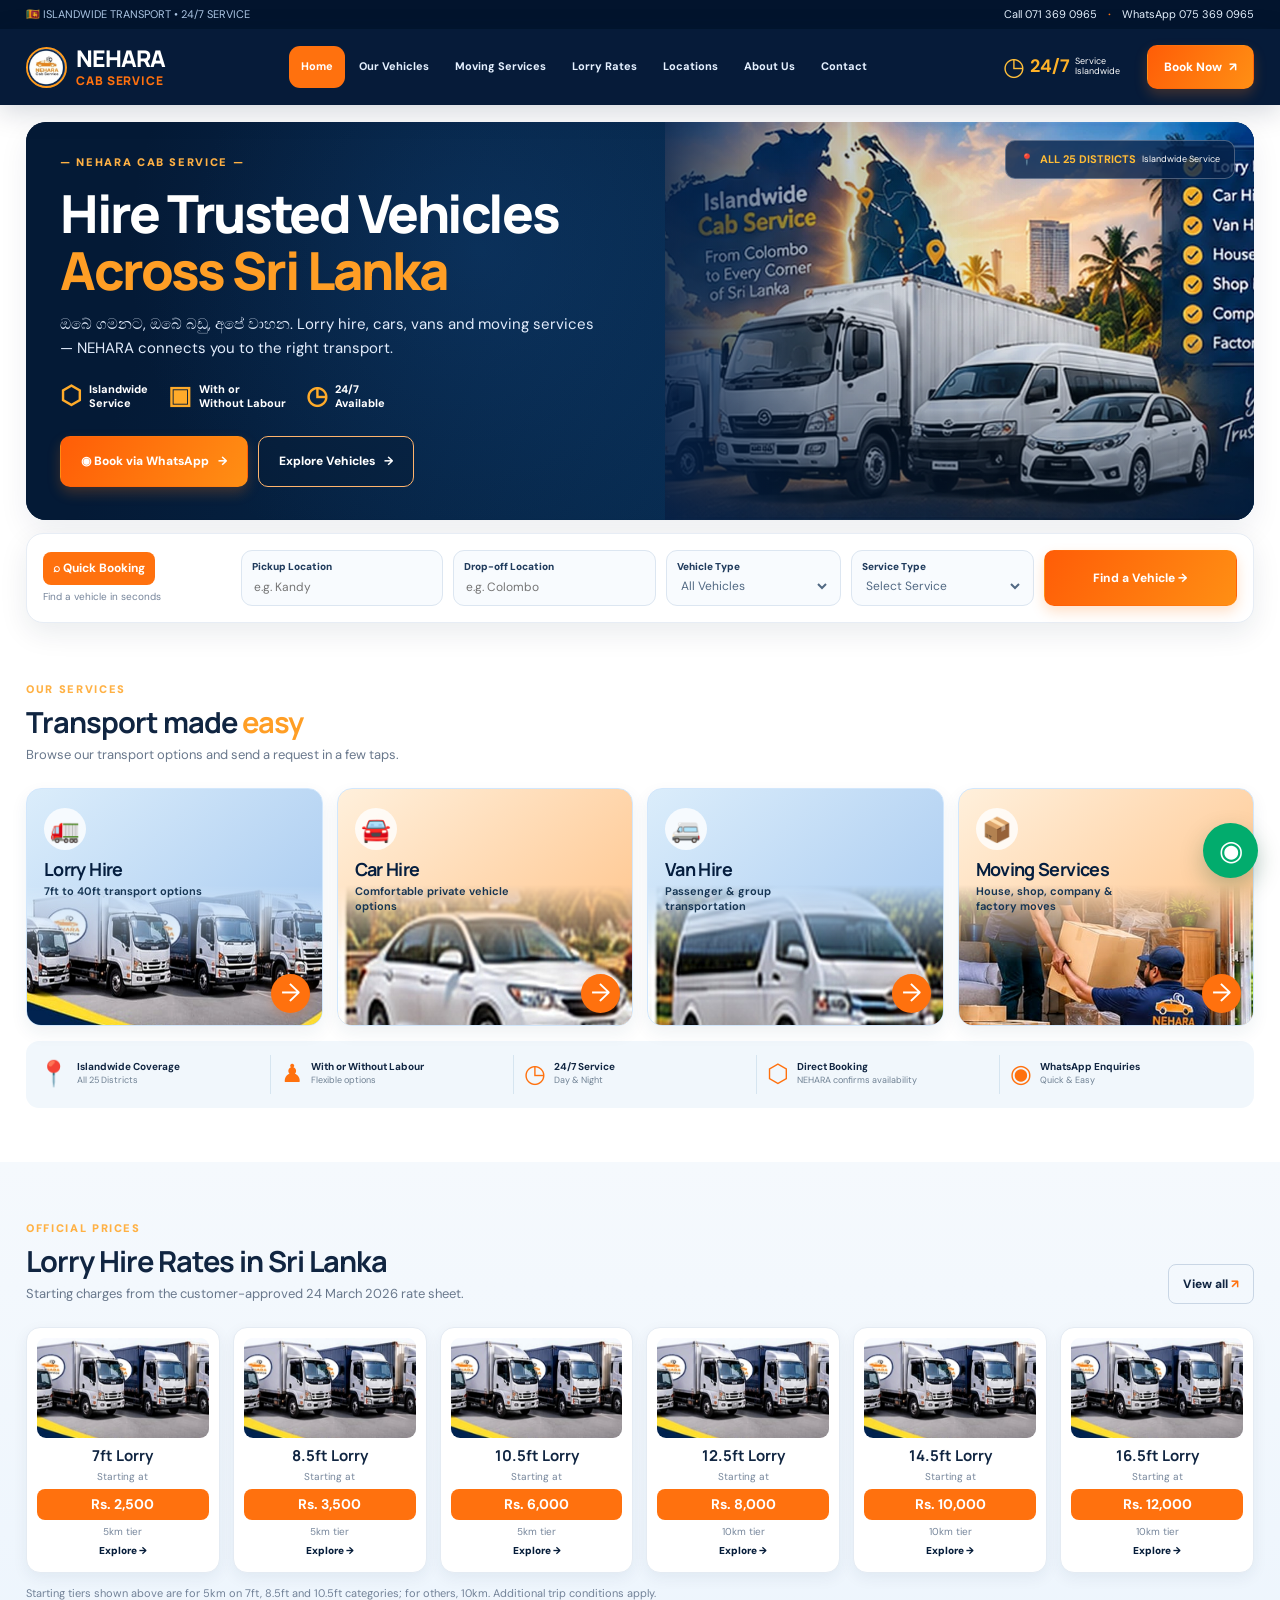
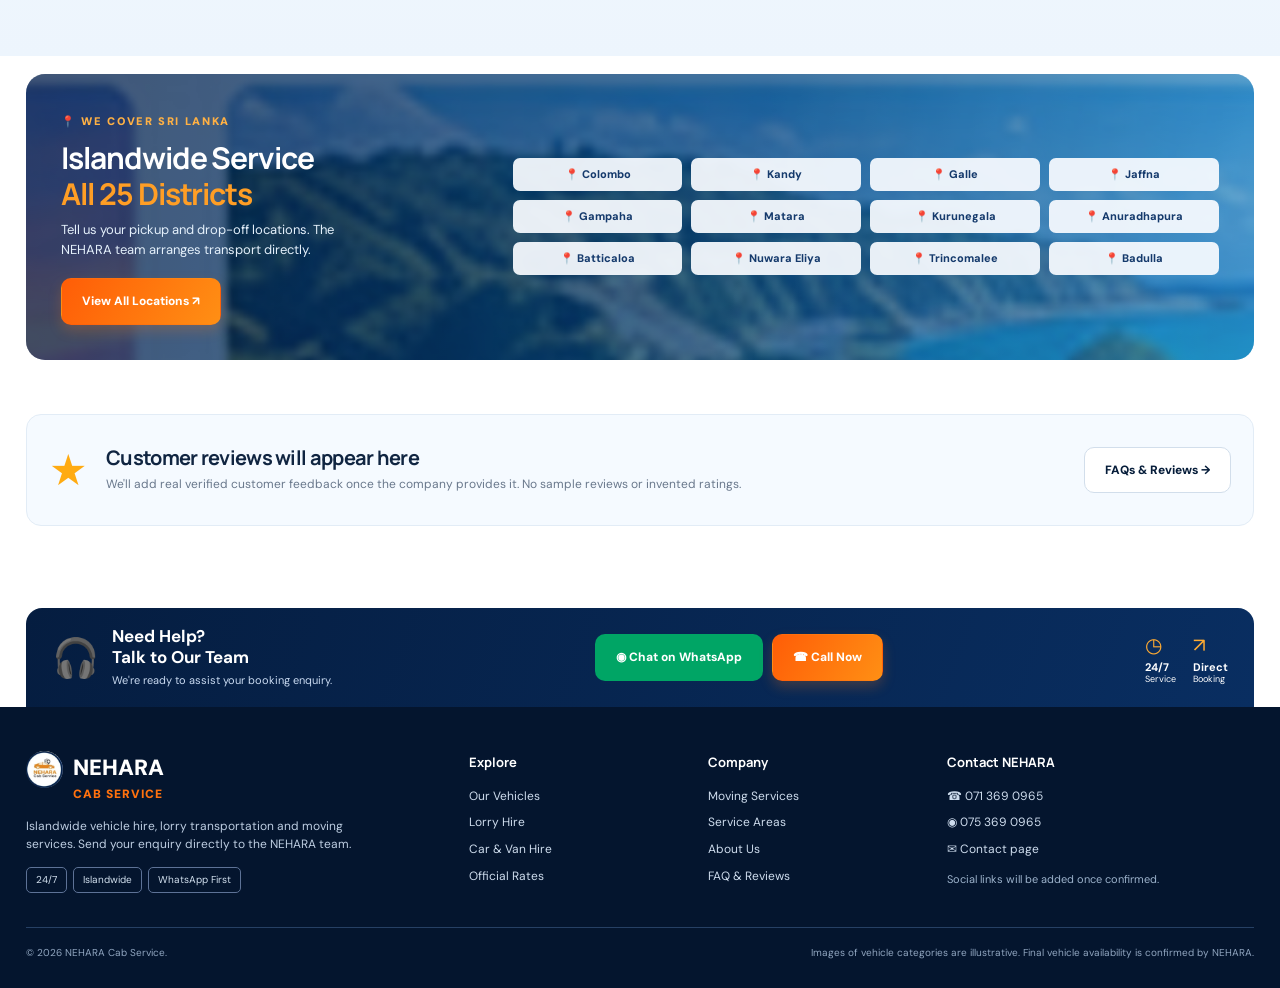
<file: NEHARA_Cab_Service_12_Page_Customer_Review_V1 (1)/index.html>
<!doctype html><html lang="en"><head><meta charset="utf-8"><meta name="viewport" content="width=device-width,initial-scale=1"><meta name="theme-color" content="#061d3a"><meta name="description" content="NEHARA Cab Service — Islandwide lorry, car and van hire, moving services and direct WhatsApp enquiries in Sri Lanka."><title>Home | NEHARA Cab Service</title><link rel="icon" href="assets/favicon.png"><link rel="stylesheet" href="styles.css"></head><body data-page="home"><div id="app"></div><script src="app.js" defer></script></body></html>
</file>
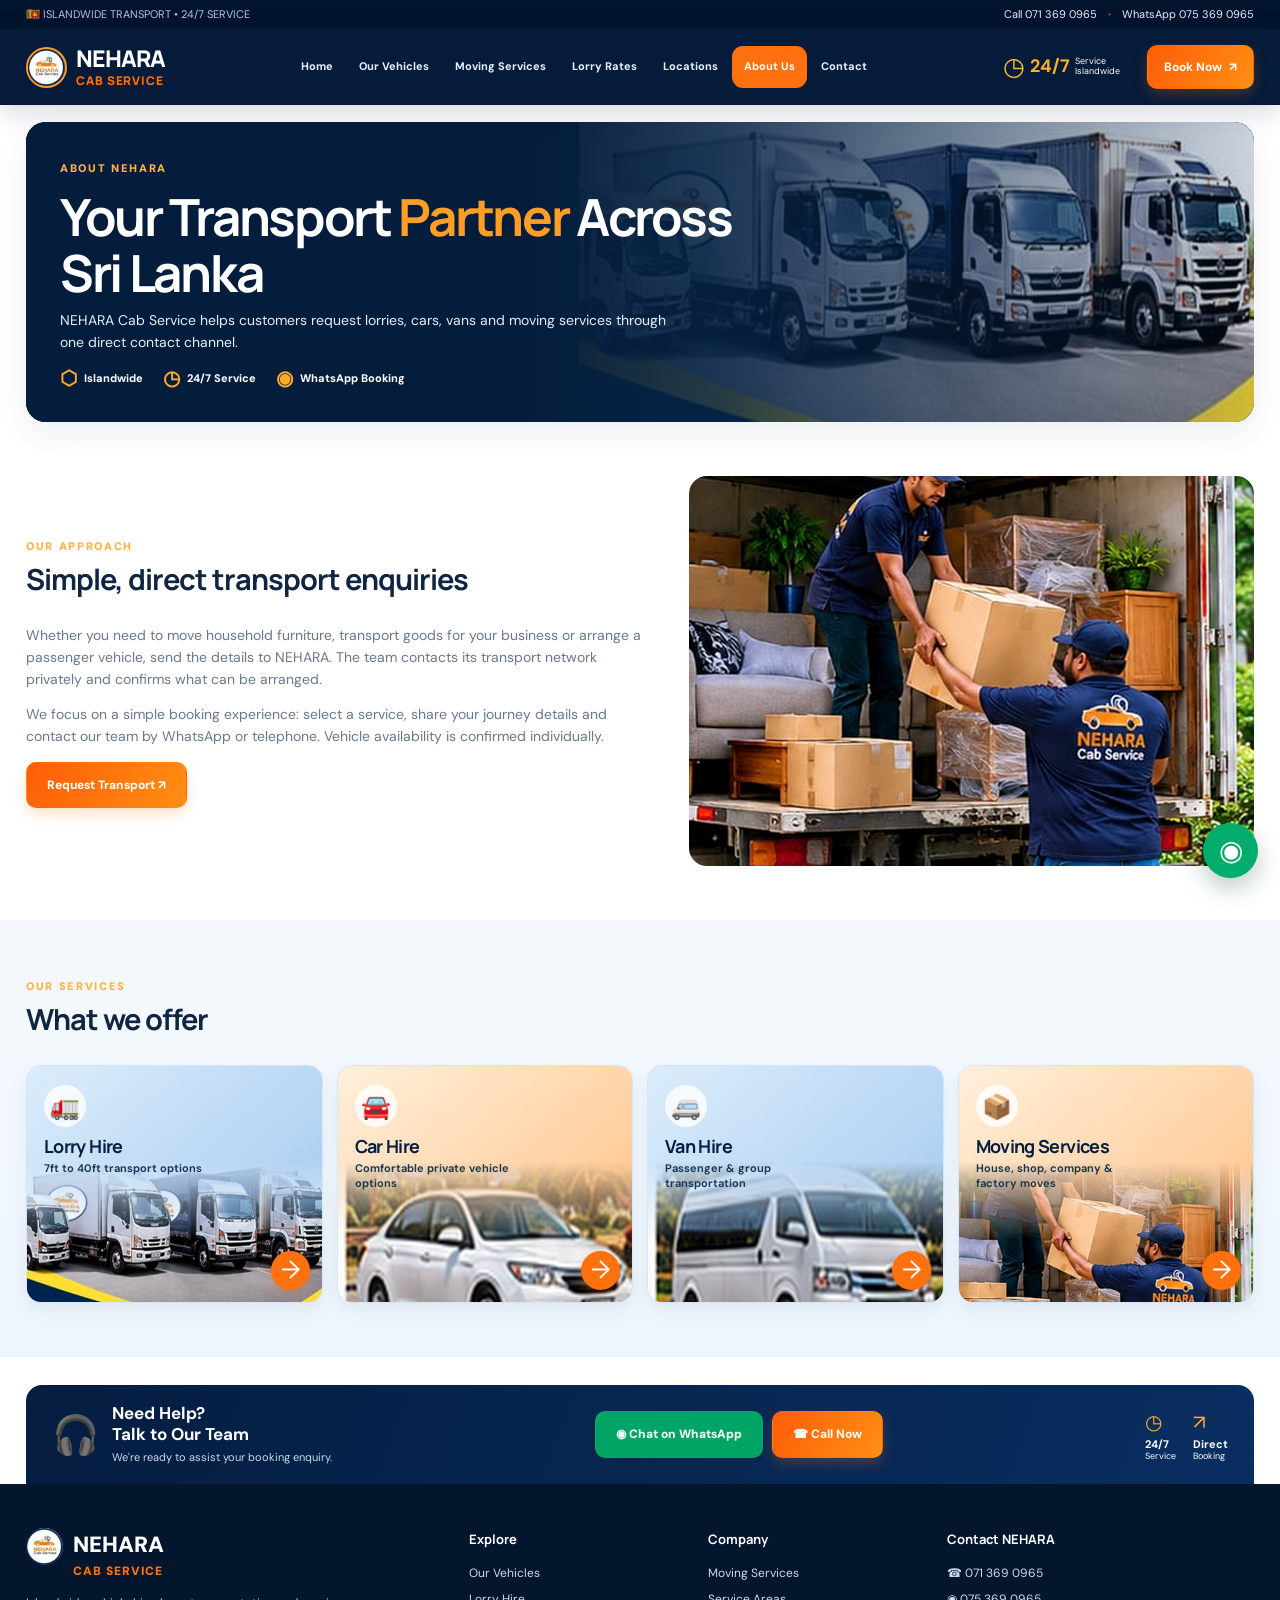
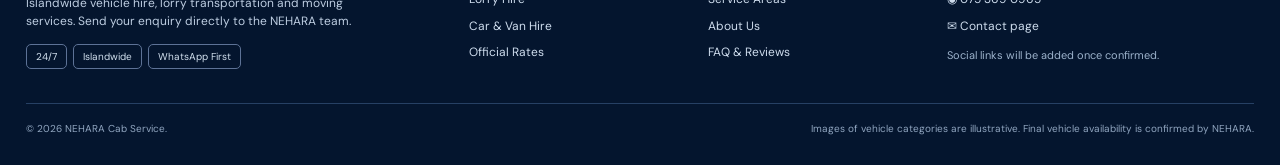
<file: NEHARA_Cab_Service_12_Page_Customer_Review_V1 (1)/about.html>
<!doctype html><html lang="en"><head><meta charset="utf-8"><meta name="viewport" content="width=device-width,initial-scale=1"><meta name="theme-color" content="#061d3a"><meta name="description" content="NEHARA Cab Service — Islandwide lorry, car and van hire, moving services and direct WhatsApp enquiries in Sri Lanka."><title>About Us | NEHARA Cab Service</title><link rel="icon" href="assets/favicon.png"><link rel="stylesheet" href="styles.css"></head><body data-page="about"><div id="app"></div><script src="app.js" defer></script></body></html>
</file>
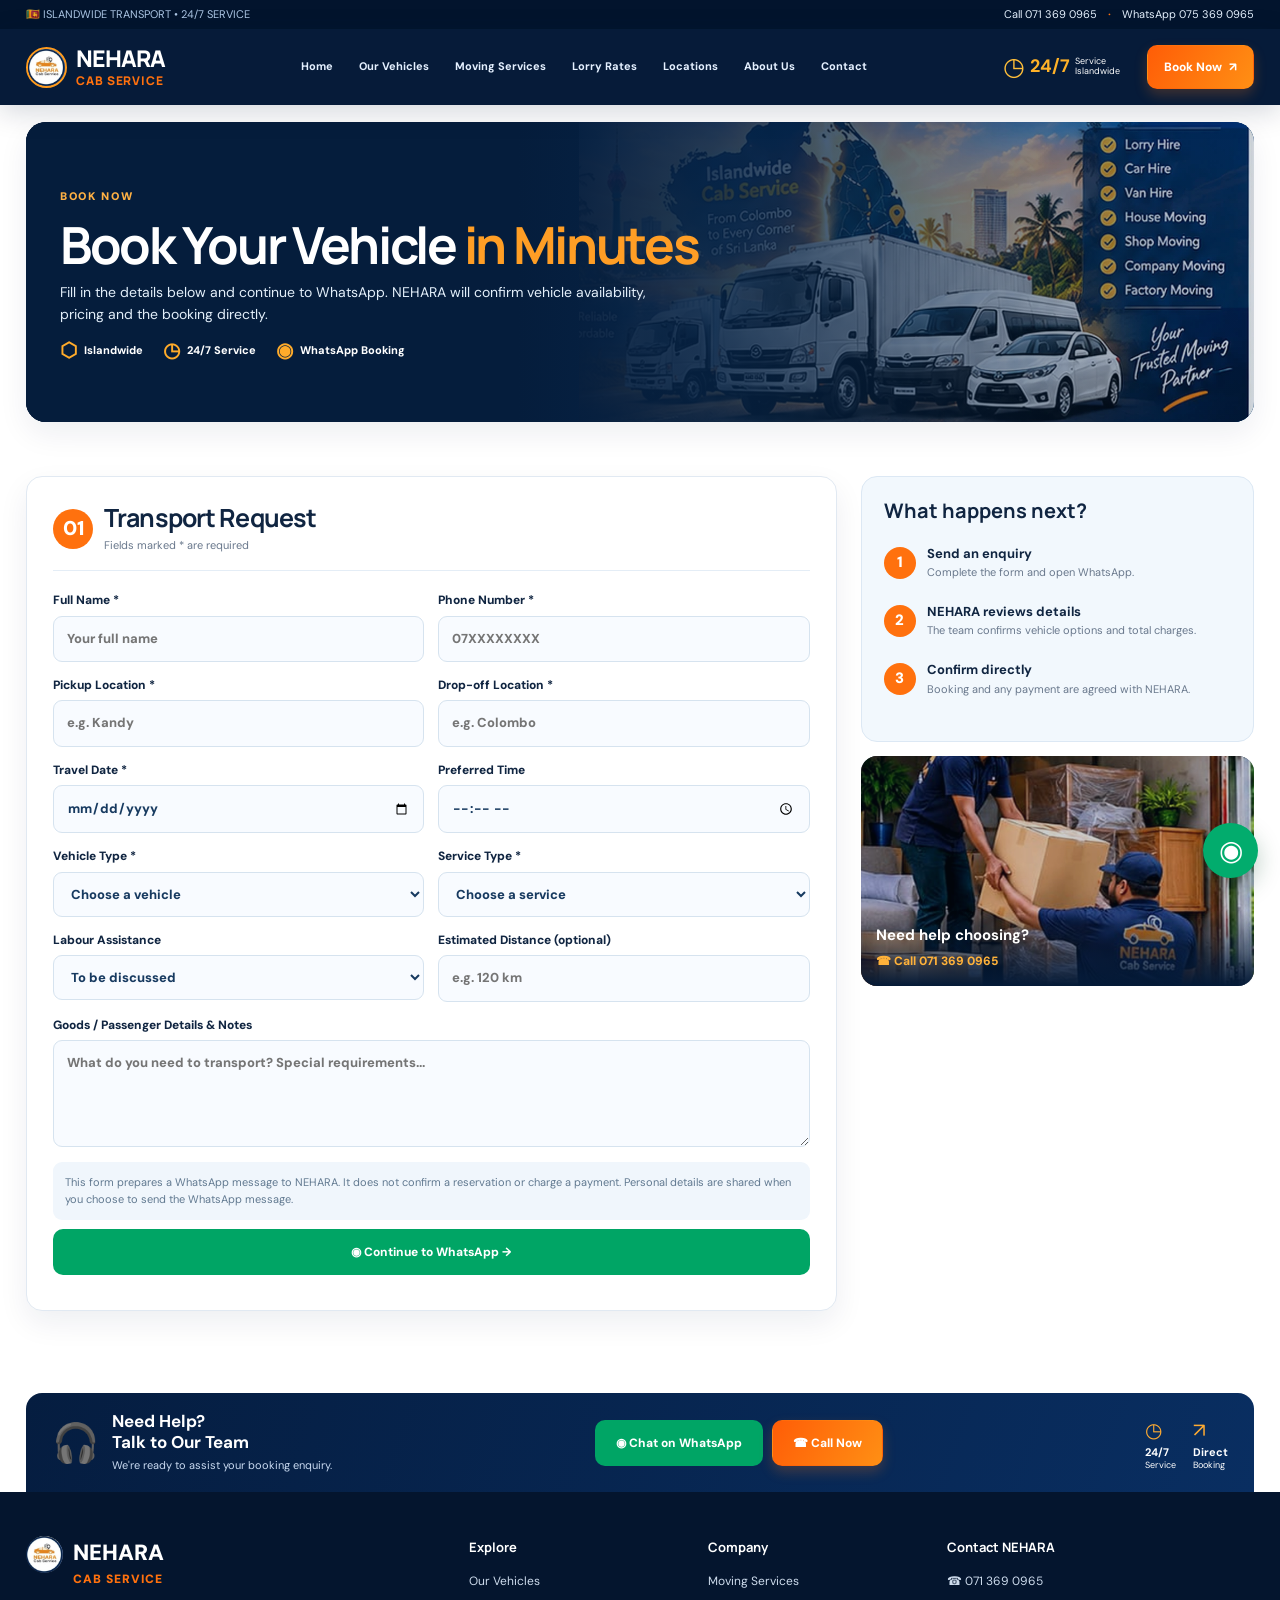
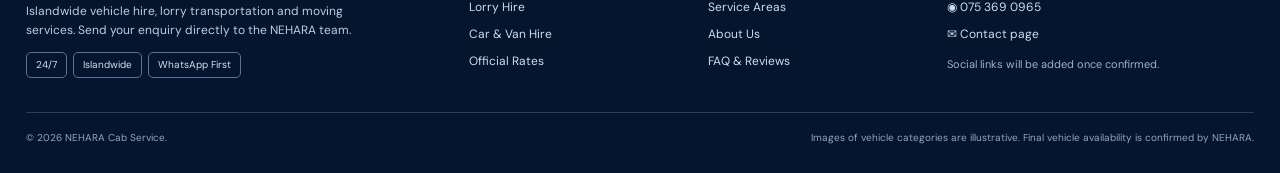
<file: NEHARA_Cab_Service_12_Page_Customer_Review_V1 (1)/book.html>
<!doctype html><html lang="en"><head><meta charset="utf-8"><meta name="viewport" content="width=device-width,initial-scale=1"><meta name="theme-color" content="#061d3a"><meta name="description" content="NEHARA Cab Service — Islandwide lorry, car and van hire, moving services and direct WhatsApp enquiries in Sri Lanka."><title>Book Now | NEHARA Cab Service</title><link rel="icon" href="assets/favicon.png"><link rel="stylesheet" href="styles.css"></head><body data-page="book"><div id="app"></div><script src="app.js" defer></script></body></html>
</file>
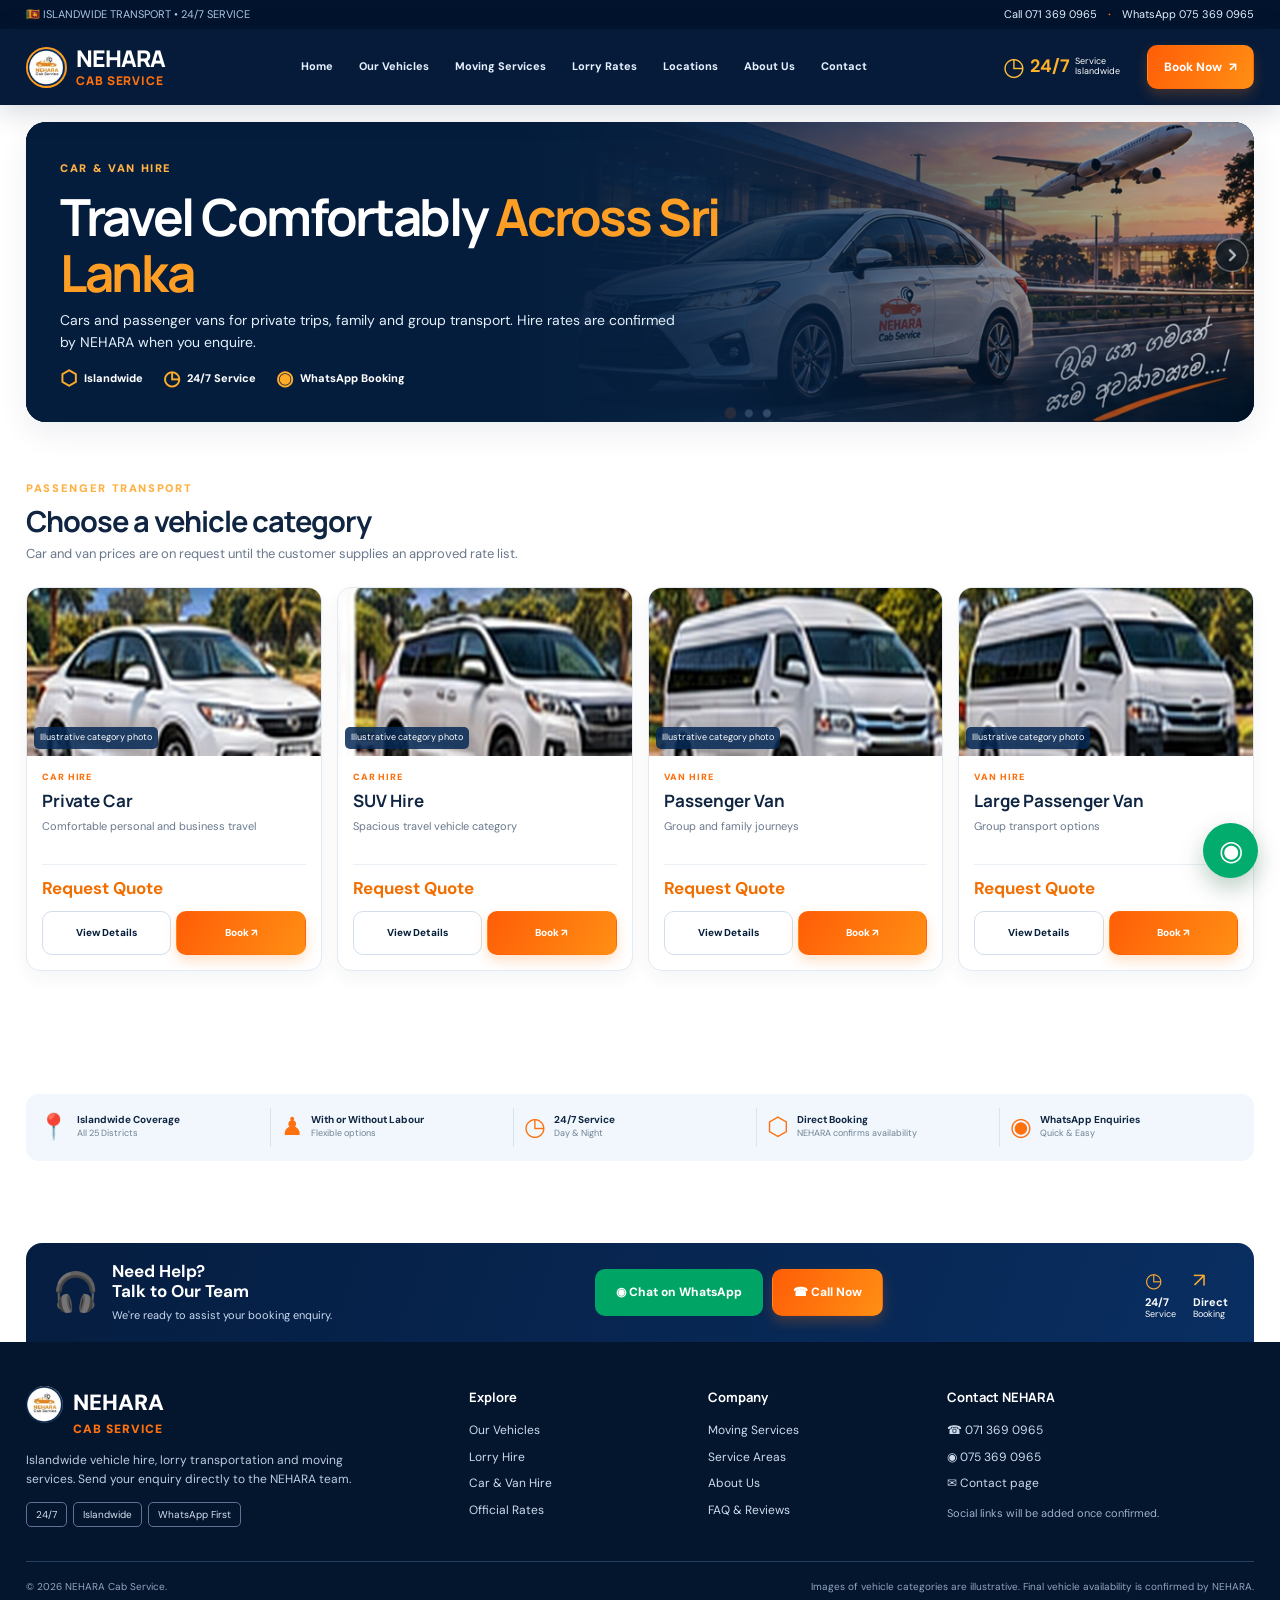
<file: NEHARA_Cab_Service_12_Page_Customer_Review_V1 (1)/car-van-hire.html>
<!doctype html><html lang="en"><head><meta charset="utf-8"><meta name="viewport" content="width=device-width,initial-scale=1"><meta name="theme-color" content="#061d3a"><meta name="description" content="NEHARA Cab Service — Islandwide lorry, car and van hire, moving services and direct WhatsApp enquiries in Sri Lanka."><title>Car & Van Hire | NEHARA Cab Service</title><link rel="icon" href="assets/favicon.png"><link rel="stylesheet" href="styles.css"></head><body data-page="carvan"><div id="app"></div><script src="app.js" defer></script></body></html>
</file>
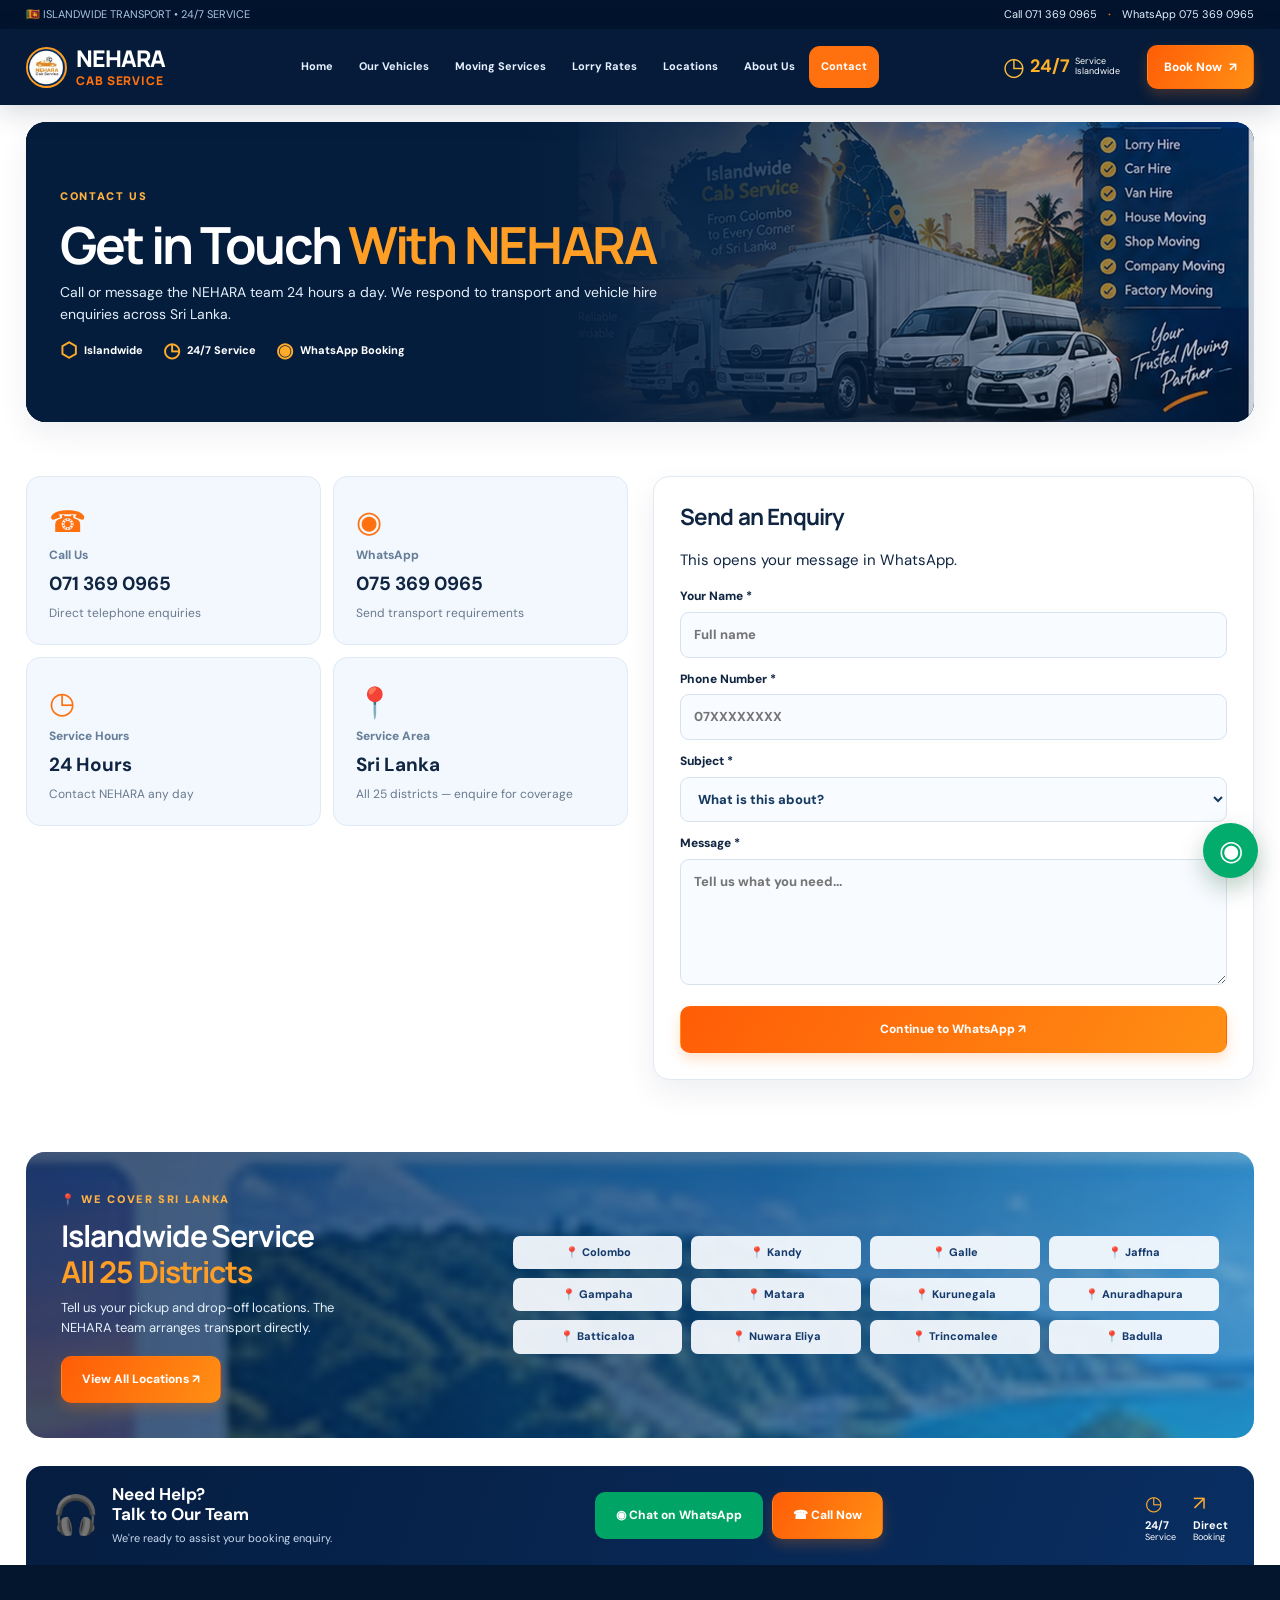
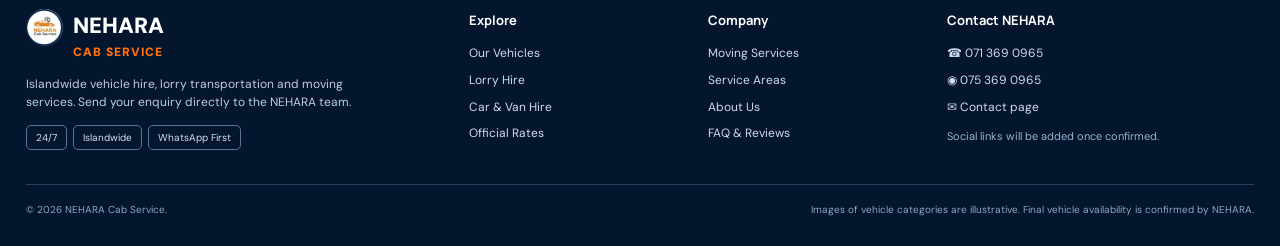
<file: NEHARA_Cab_Service_12_Page_Customer_Review_V1 (1)/contact.html>
<!doctype html><html lang="en"><head><meta charset="utf-8"><meta name="viewport" content="width=device-width,initial-scale=1"><meta name="theme-color" content="#061d3a"><meta name="description" content="NEHARA Cab Service — Islandwide lorry, car and van hire, moving services and direct WhatsApp enquiries in Sri Lanka."><title>Contact Us | NEHARA Cab Service</title><link rel="icon" href="assets/favicon.png"><link rel="stylesheet" href="styles.css"></head><body data-page="contact"><div id="app"></div><script src="app.js" defer></script></body></html>
</file>
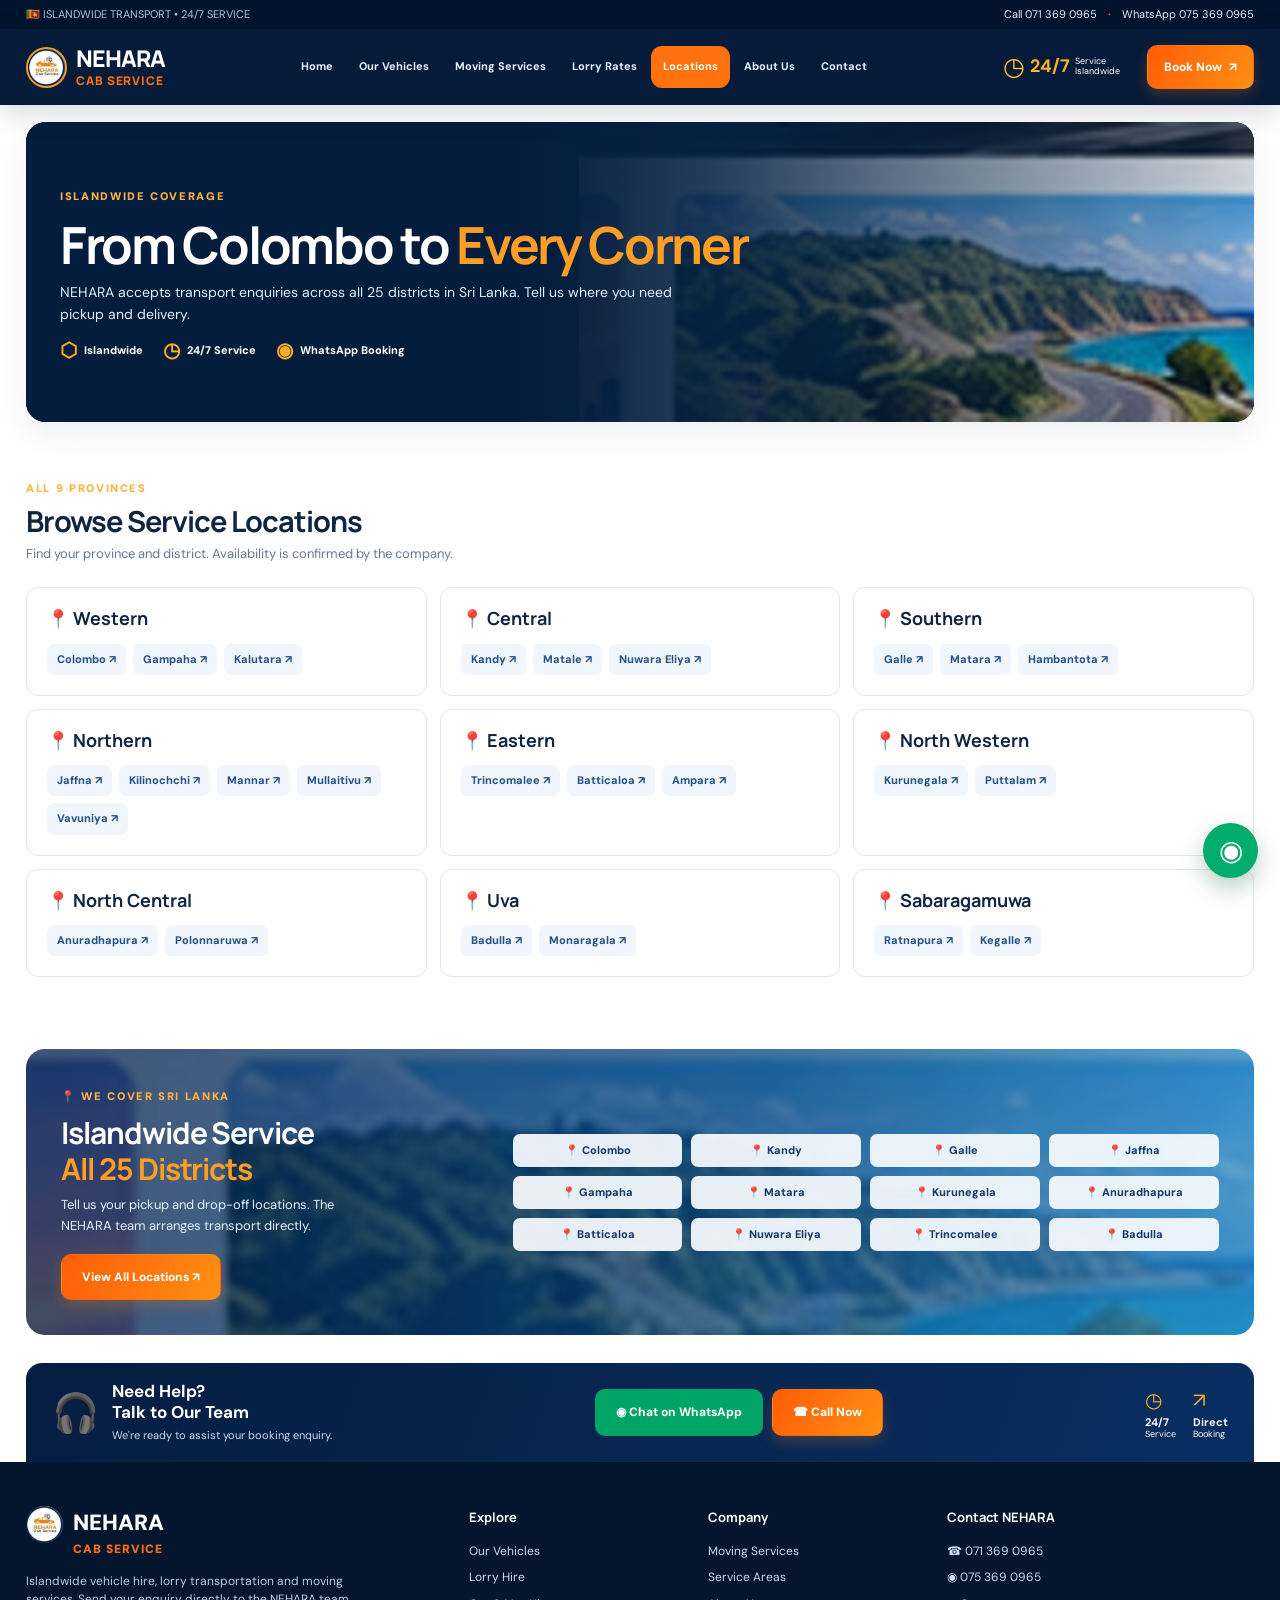
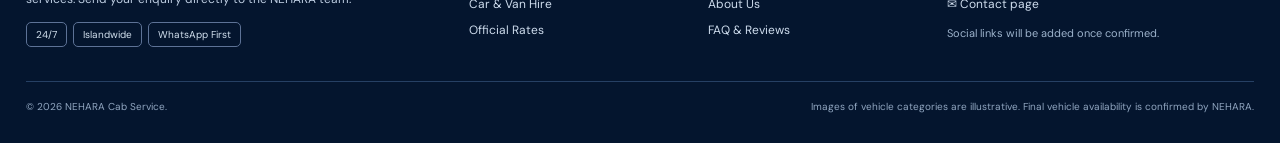
<file: NEHARA_Cab_Service_12_Page_Customer_Review_V1 (1)/coverage.html>
<!doctype html><html lang="en"><head><meta charset="utf-8"><meta name="viewport" content="width=device-width,initial-scale=1"><meta name="theme-color" content="#061d3a"><meta name="description" content="NEHARA Cab Service — Islandwide lorry, car and van hire, moving services and direct WhatsApp enquiries in Sri Lanka."><title>Islandwide Coverage | NEHARA Cab Service</title><link rel="icon" href="assets/favicon.png"><link rel="stylesheet" href="styles.css"></head><body data-page="coverage"><div id="app"></div><script src="app.js" defer></script></body></html>
</file>
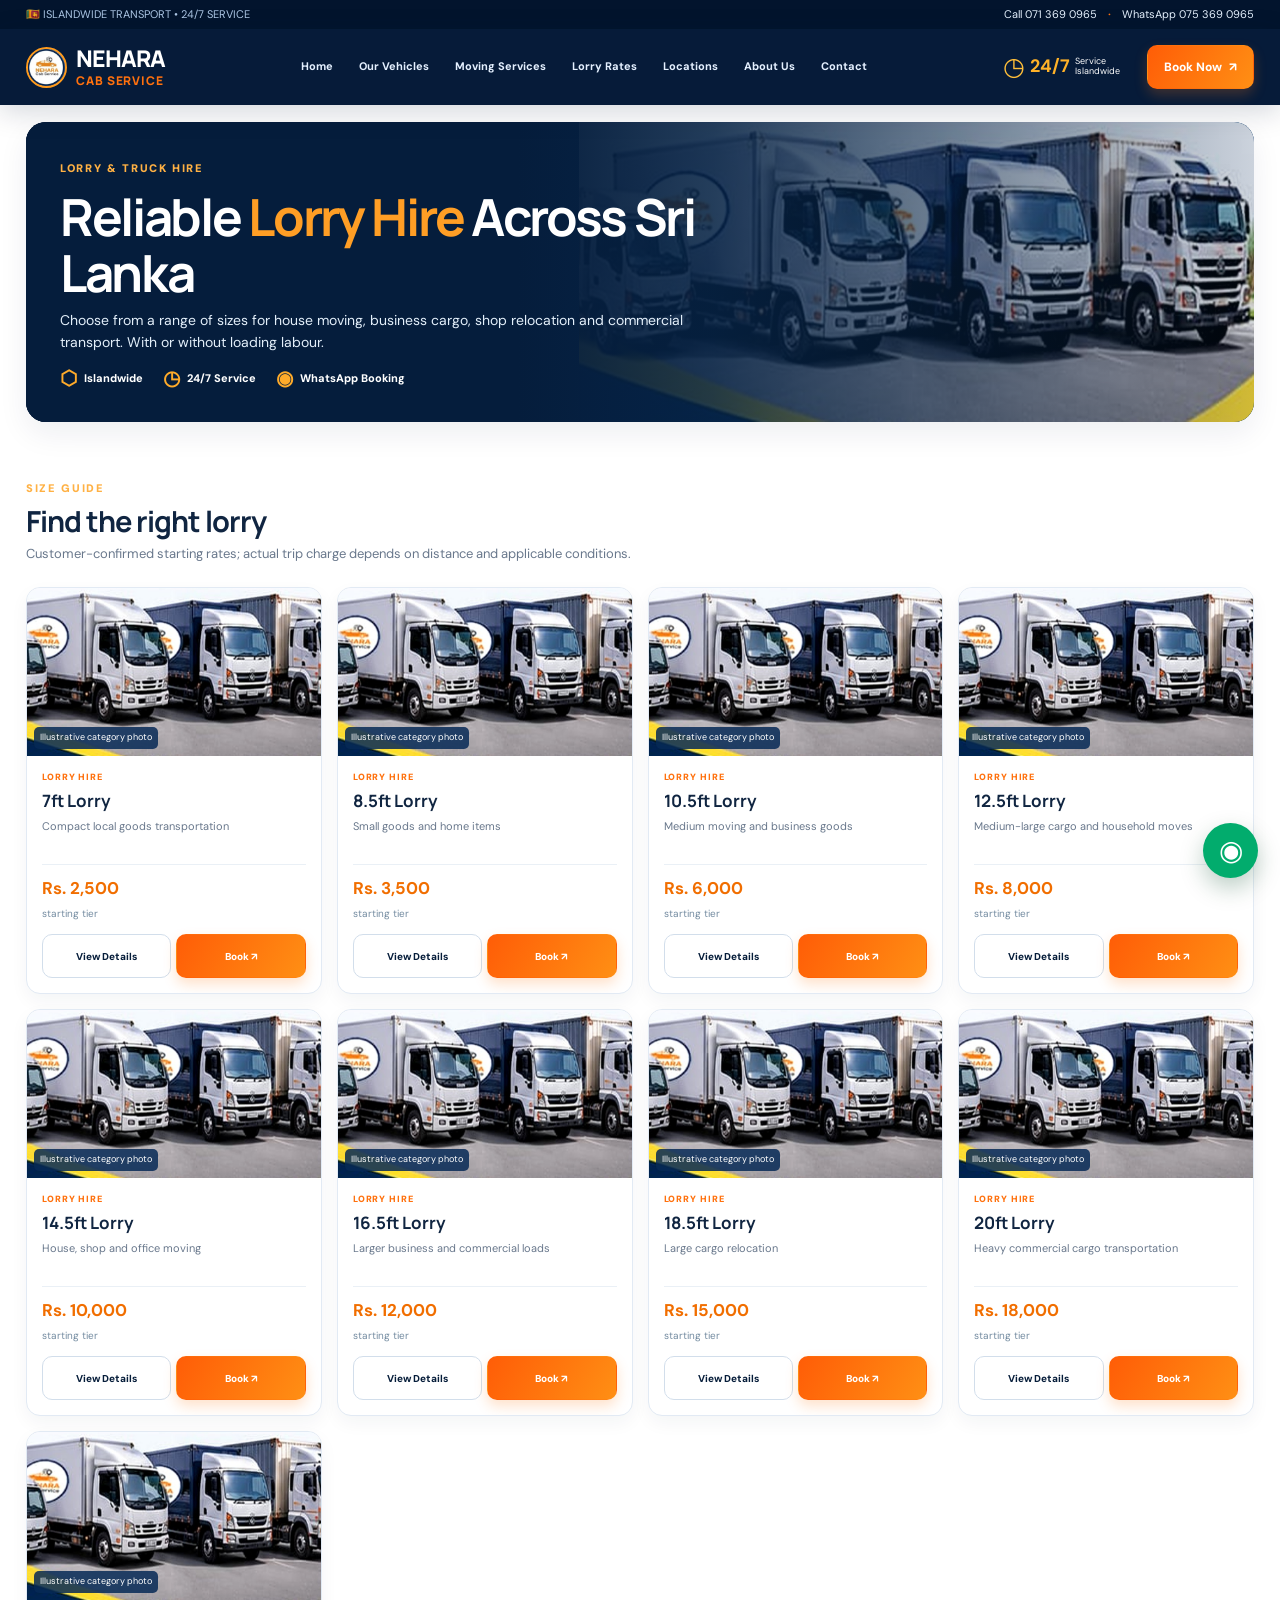
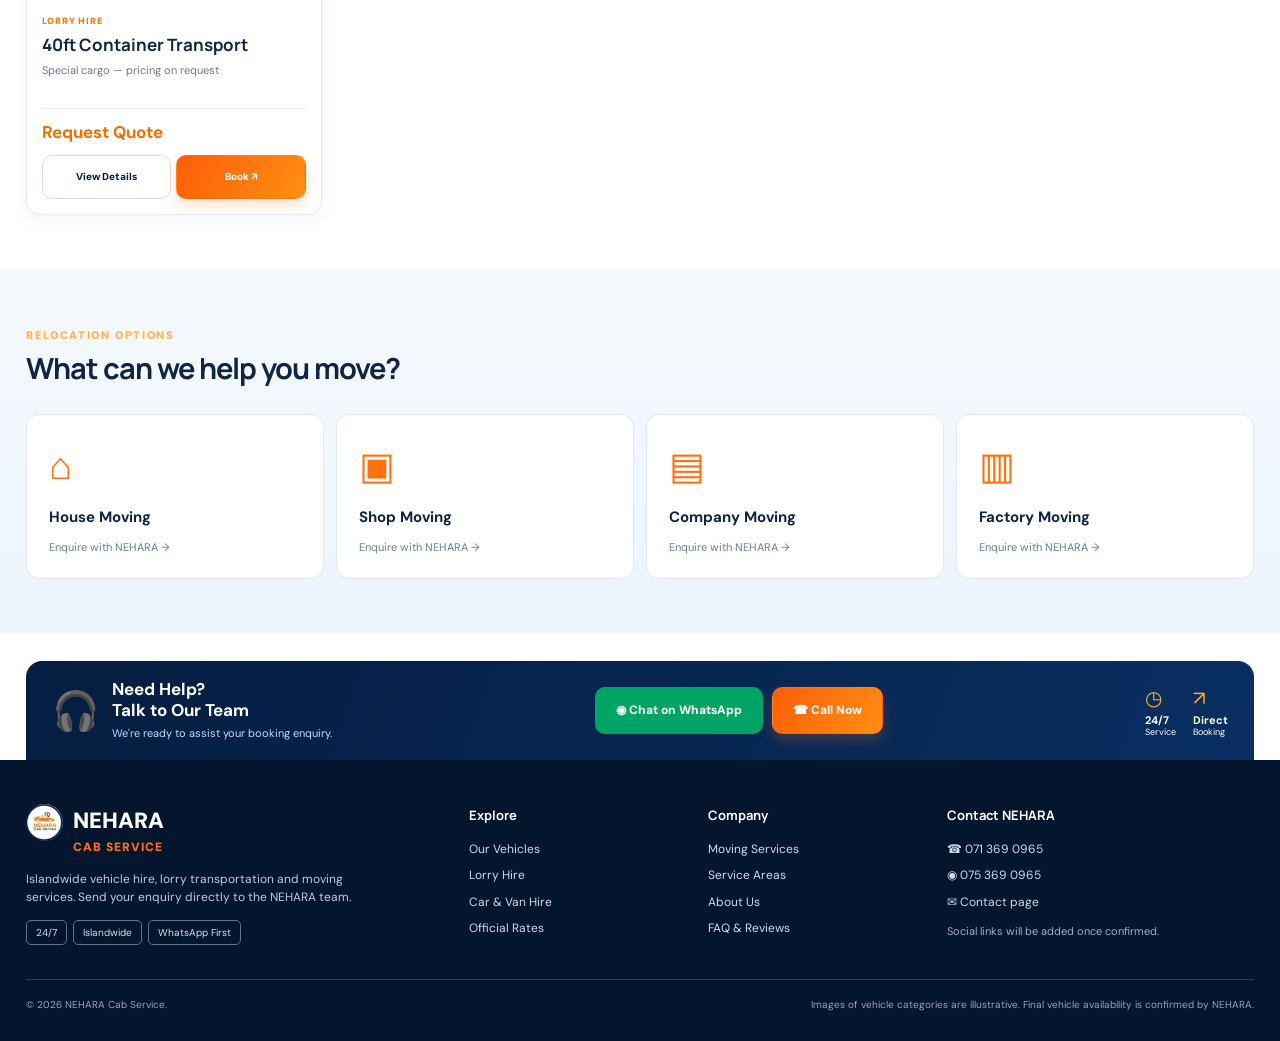
<file: NEHARA_Cab_Service_12_Page_Customer_Review_V1 (1)/lorry-hire.html>
<!doctype html><html lang="en"><head><meta charset="utf-8"><meta name="viewport" content="width=device-width,initial-scale=1"><meta name="theme-color" content="#061d3a"><meta name="description" content="NEHARA Cab Service — Islandwide lorry, car and van hire, moving services and direct WhatsApp enquiries in Sri Lanka."><title>Lorry Hire | NEHARA Cab Service</title><link rel="icon" href="assets/favicon.png"><link rel="stylesheet" href="styles.css"></head><body data-page="lorry"><div id="app"></div><script src="app.js" defer></script></body></html>
</file>
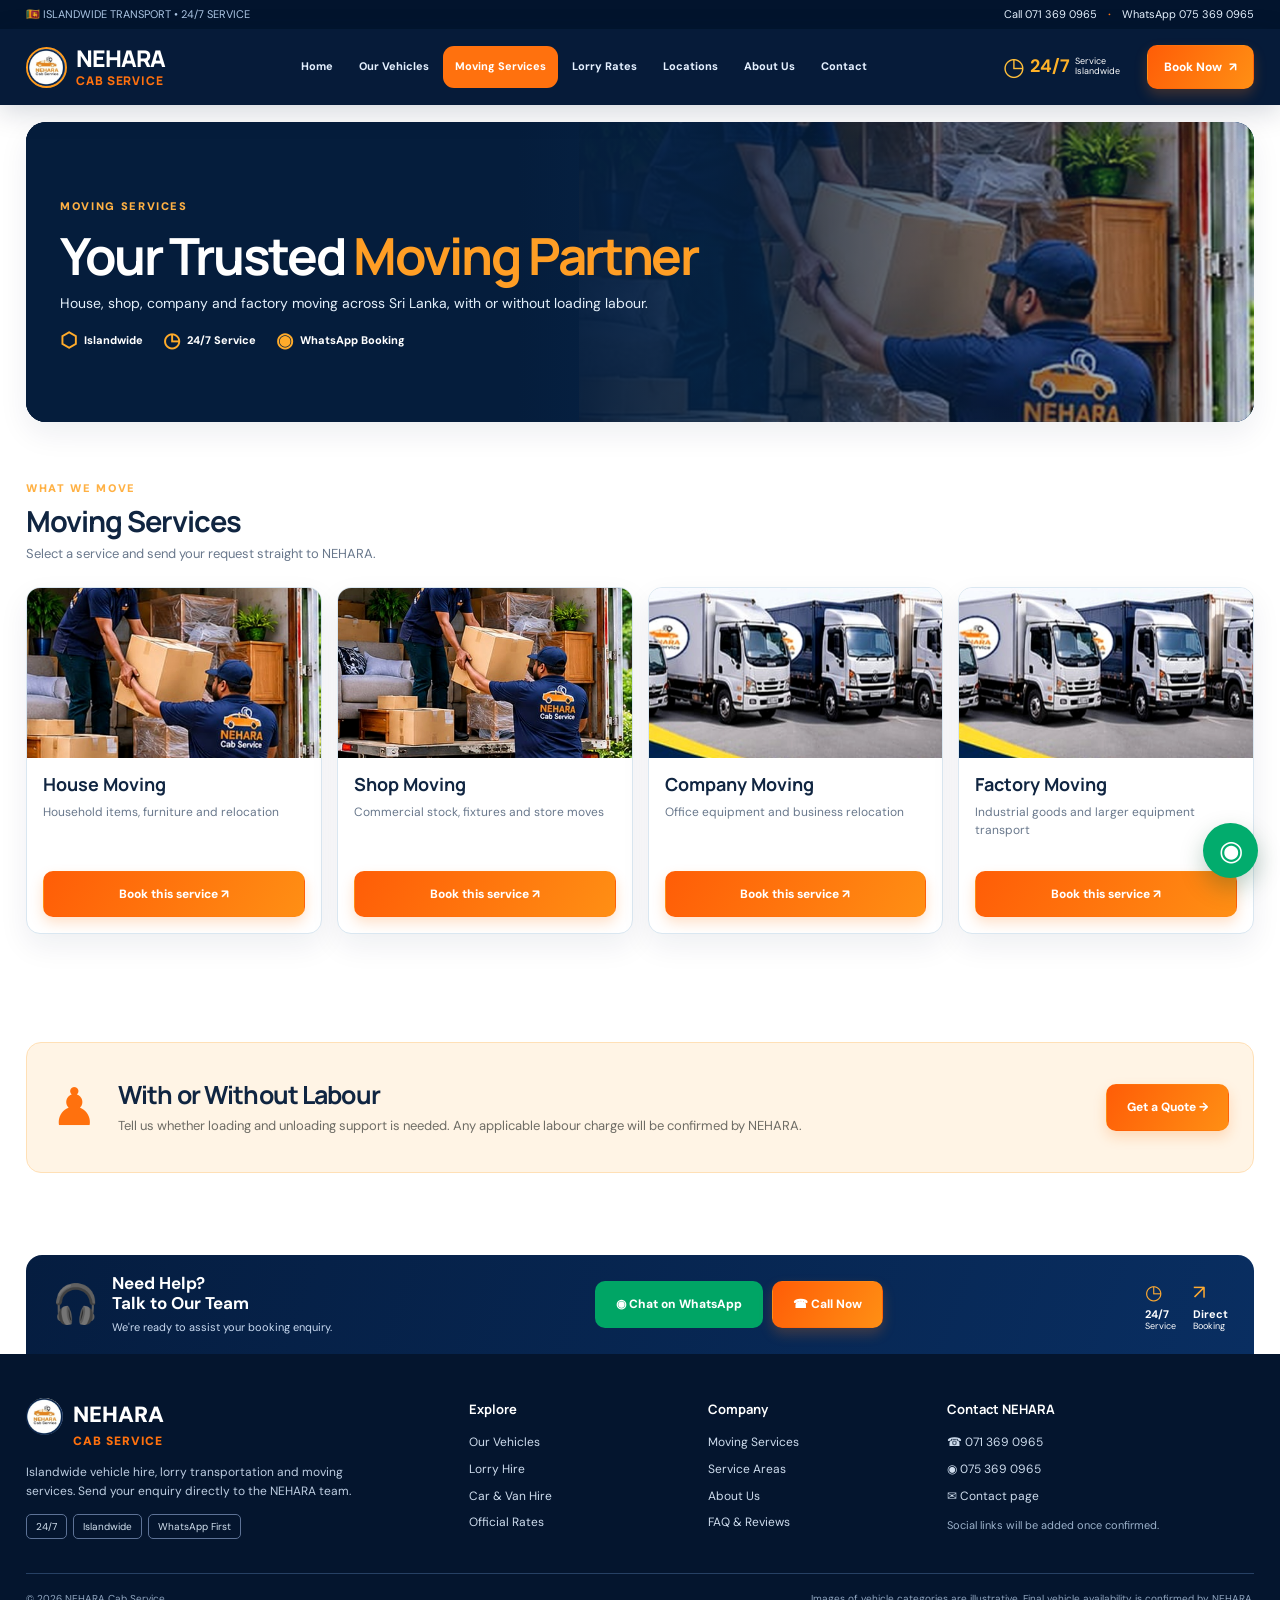
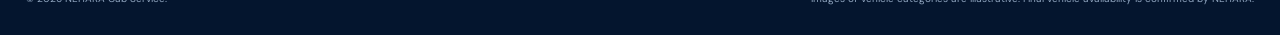
<file: NEHARA_Cab_Service_12_Page_Customer_Review_V1 (1)/moving-services.html>
<!doctype html><html lang="en"><head><meta charset="utf-8"><meta name="viewport" content="width=device-width,initial-scale=1"><meta name="theme-color" content="#061d3a"><meta name="description" content="NEHARA Cab Service — Islandwide lorry, car and van hire, moving services and direct WhatsApp enquiries in Sri Lanka."><title>Moving Services | NEHARA Cab Service</title><link rel="icon" href="assets/favicon.png"><link rel="stylesheet" href="styles.css"></head><body data-page="moving"><div id="app"></div><script src="app.js" defer></script></body></html>
</file>
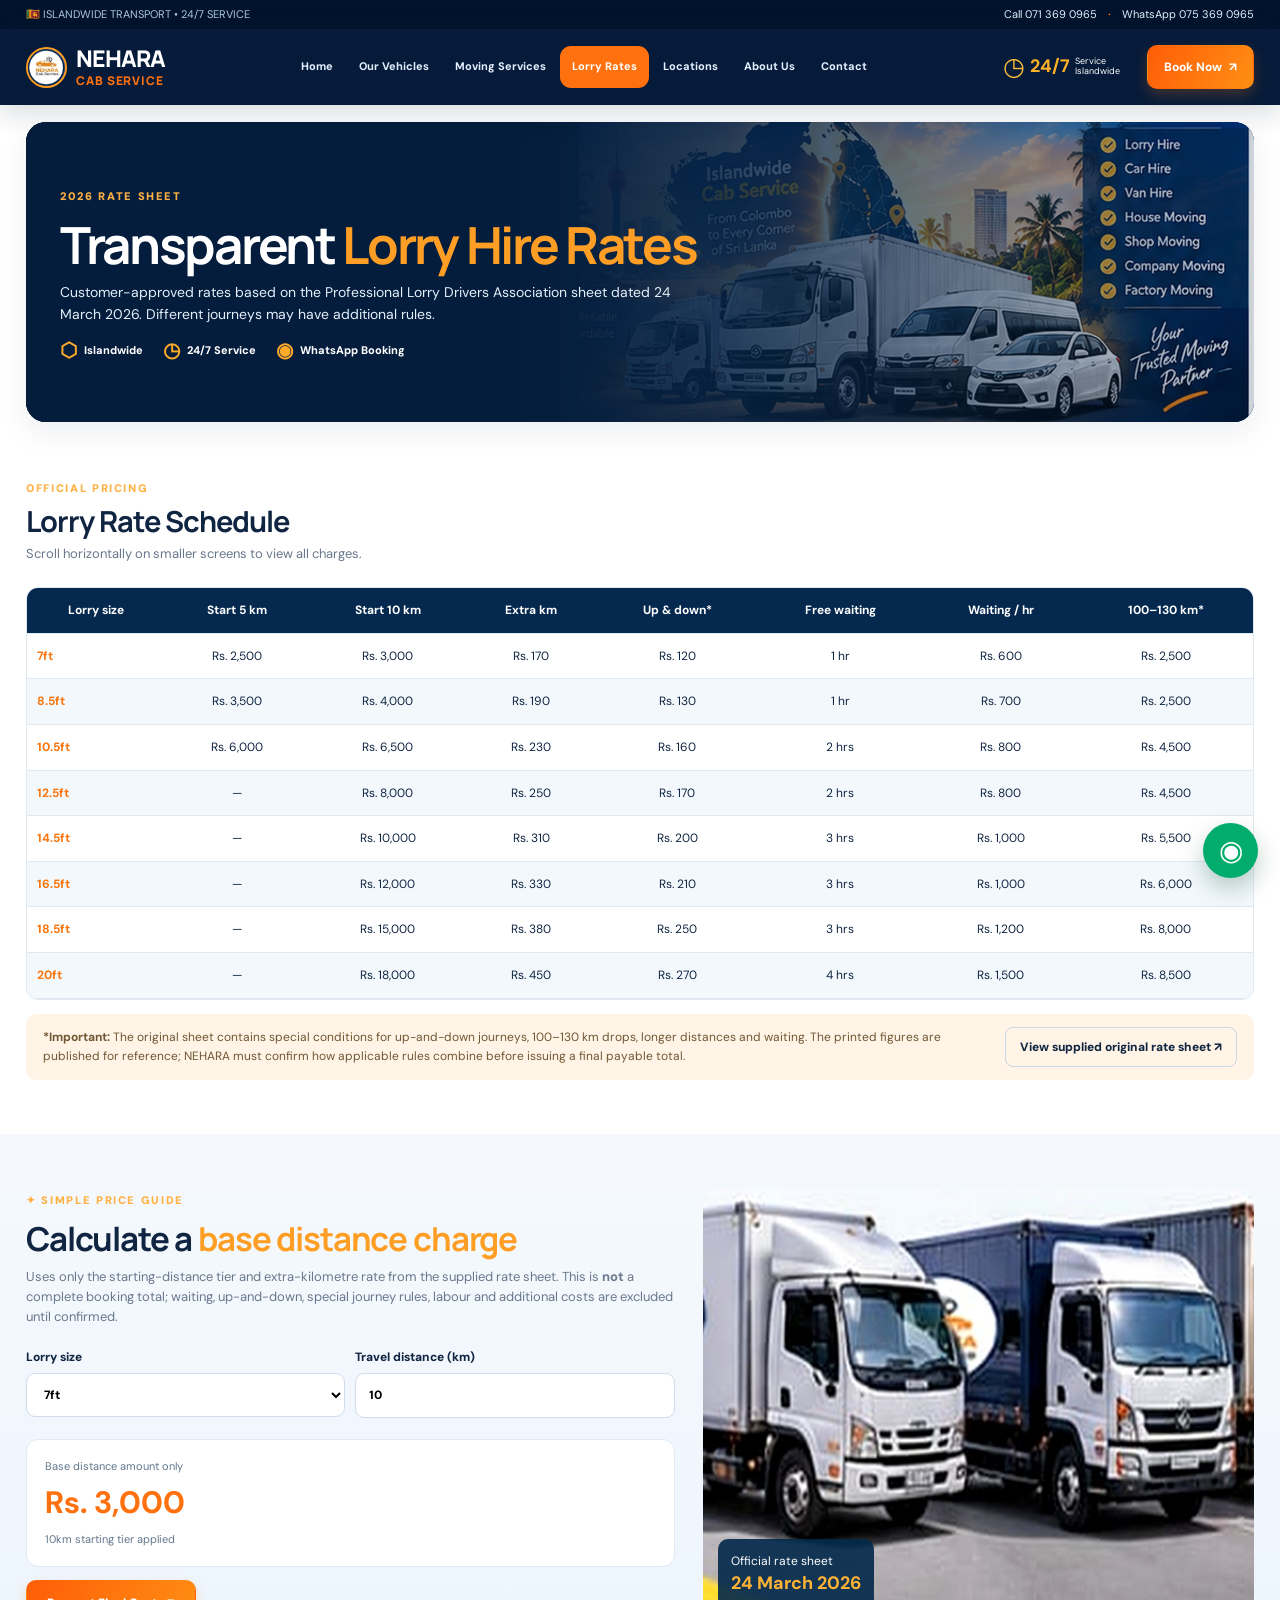
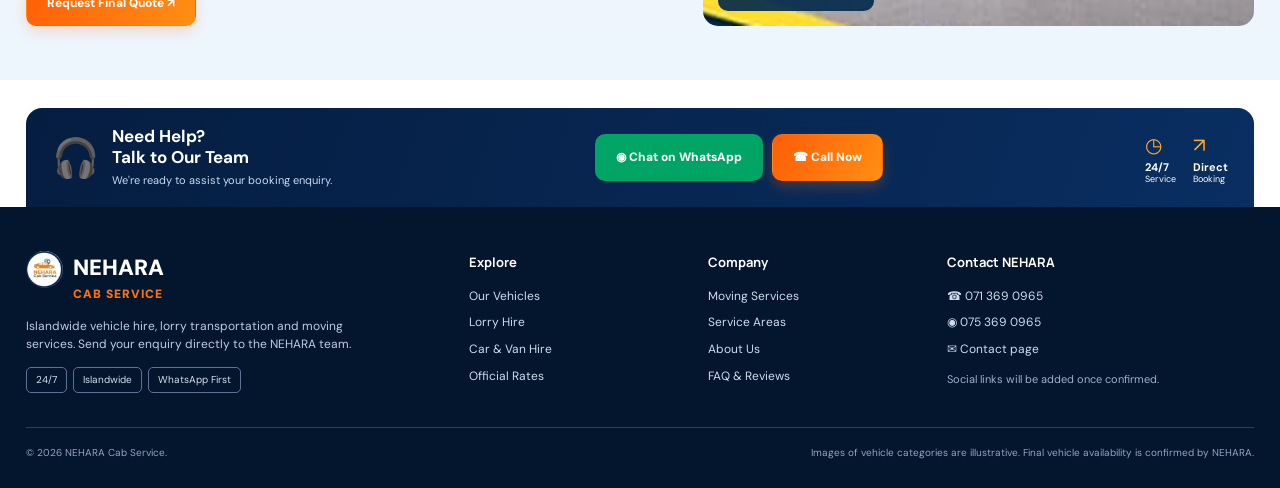
<file: NEHARA_Cab_Service_12_Page_Customer_Review_V1 (1)/rates.html>
<!doctype html><html lang="en"><head><meta charset="utf-8"><meta name="viewport" content="width=device-width,initial-scale=1"><meta name="theme-color" content="#061d3a"><meta name="description" content="NEHARA Cab Service — Islandwide lorry, car and van hire, moving services and direct WhatsApp enquiries in Sri Lanka."><title>Official Lorry Rates | NEHARA Cab Service</title><link rel="icon" href="assets/favicon.png"><link rel="stylesheet" href="styles.css"></head><body data-page="rates"><div id="app"></div><script src="app.js" defer></script></body></html>
</file>
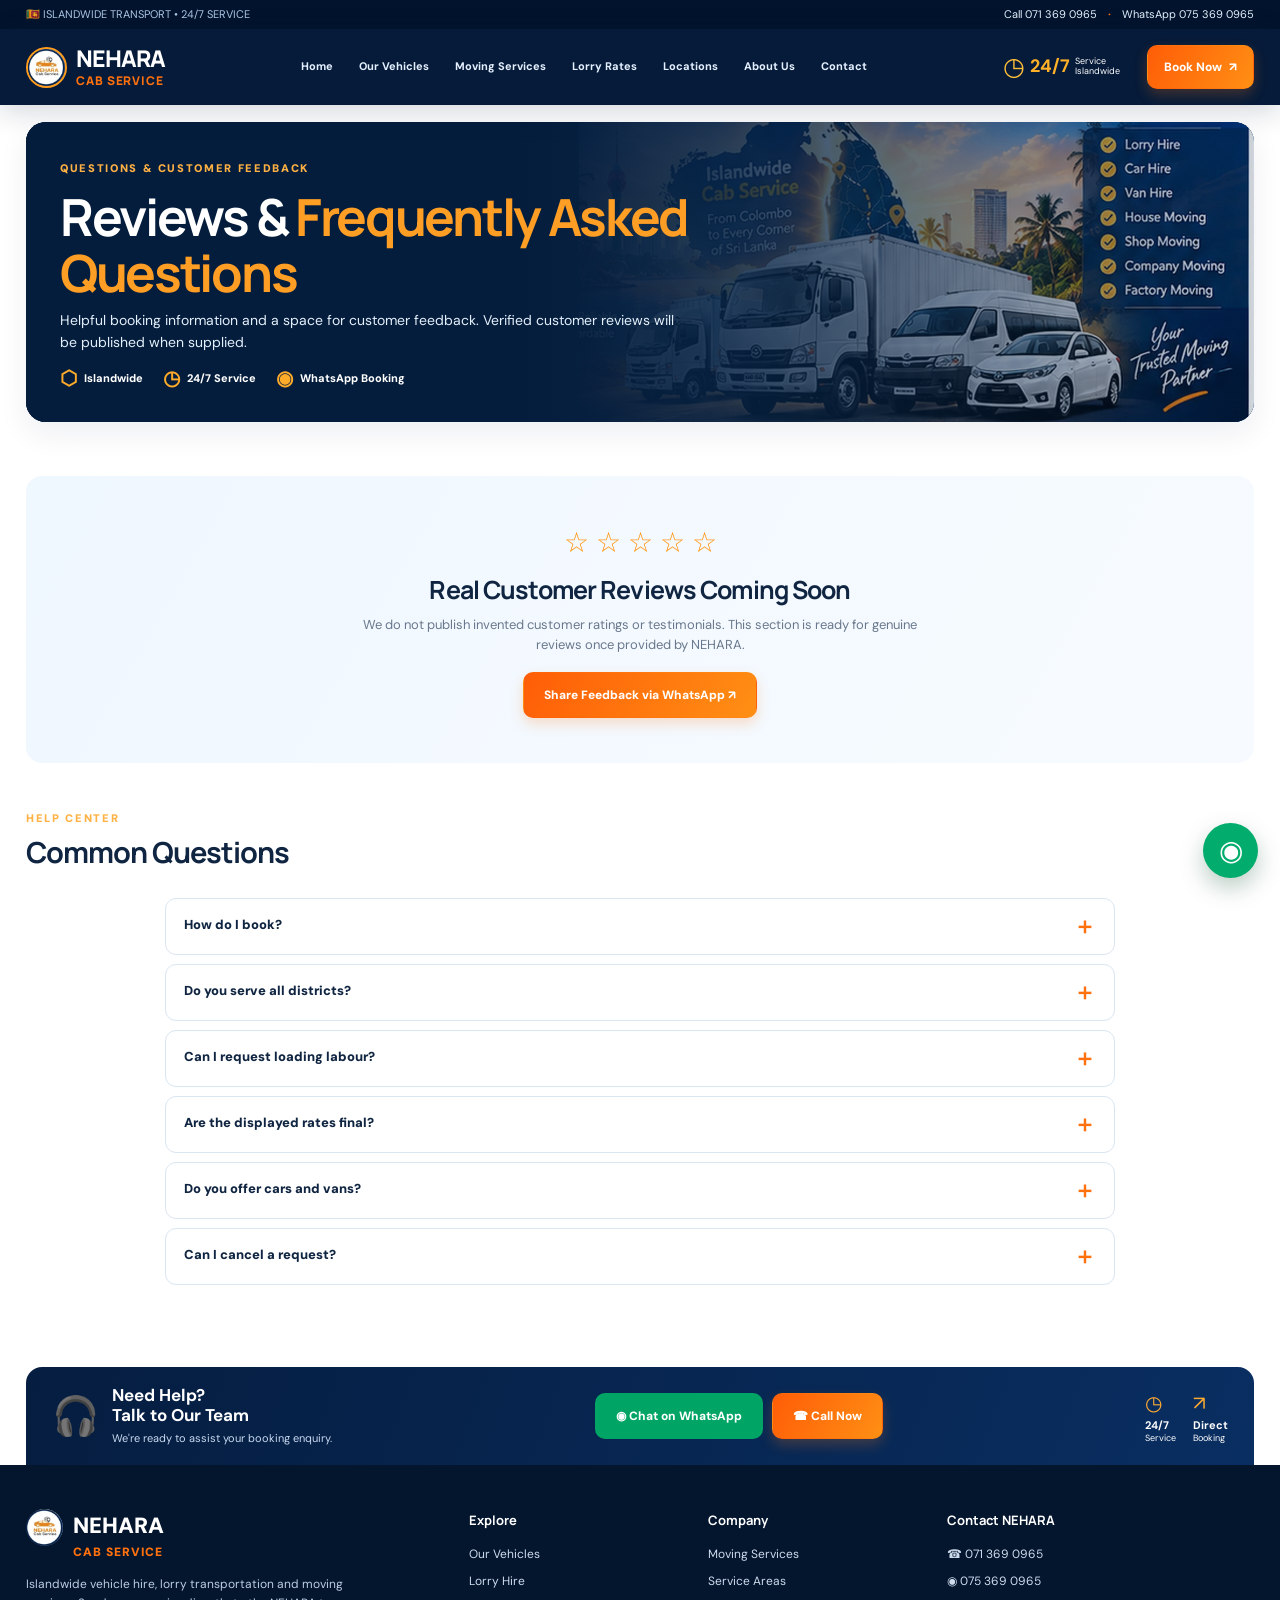
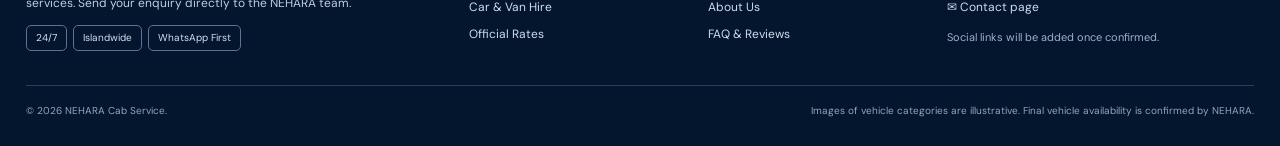
<file: NEHARA_Cab_Service_12_Page_Customer_Review_V1 (1)/reviews.html>
<!doctype html><html lang="en"><head><meta charset="utf-8"><meta name="viewport" content="width=device-width,initial-scale=1"><meta name="theme-color" content="#061d3a"><meta name="description" content="NEHARA Cab Service — Islandwide lorry, car and van hire, moving services and direct WhatsApp enquiries in Sri Lanka."><title>Reviews & FAQ | NEHARA Cab Service</title><link rel="icon" href="assets/favicon.png"><link rel="stylesheet" href="styles.css"></head><body data-page="reviews"><div id="app"></div><script src="app.js" defer></script></body></html>
</file>
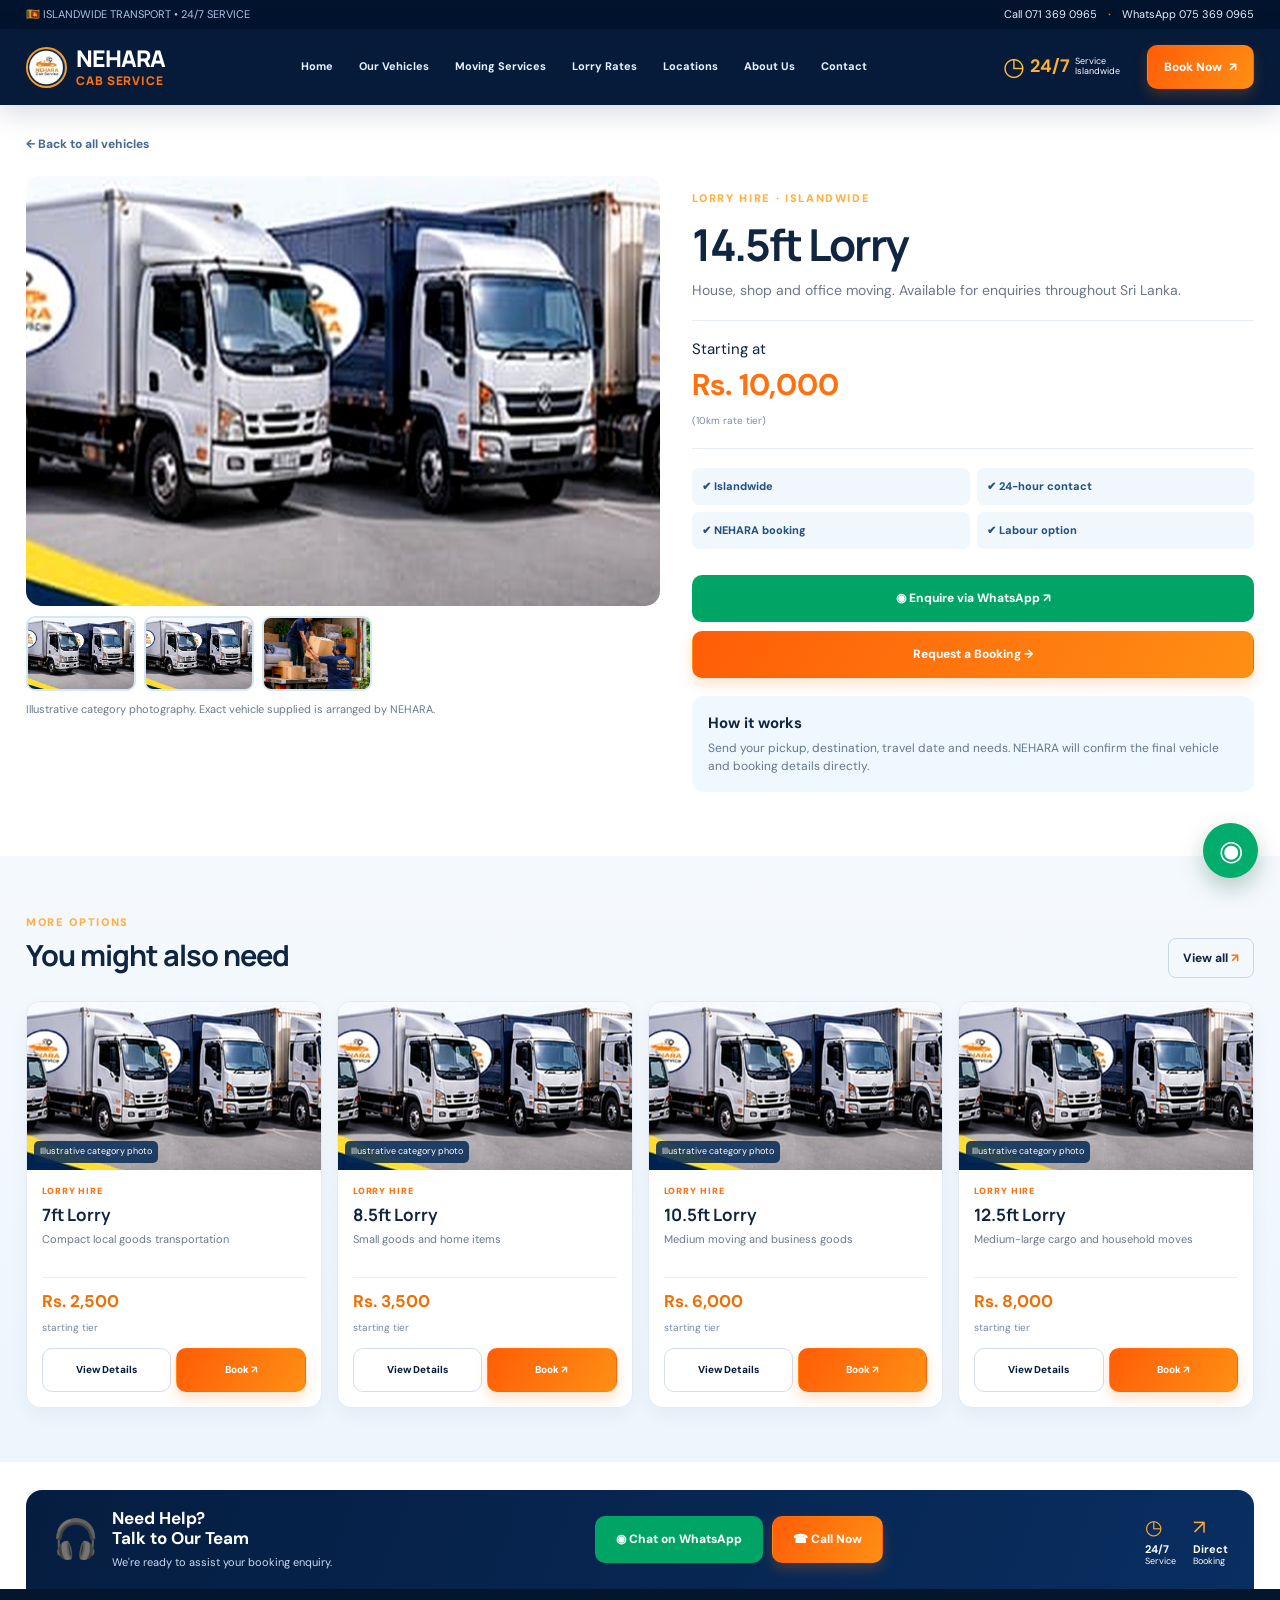
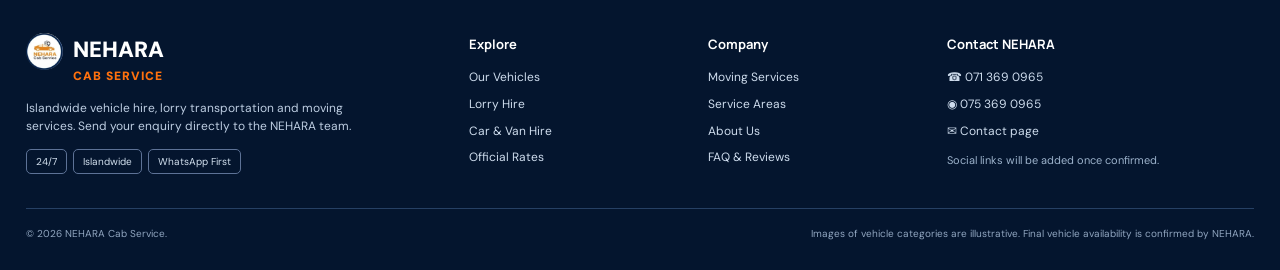
<file: NEHARA_Cab_Service_12_Page_Customer_Review_V1 (1)/vehicle-details.html>
<!doctype html><html lang="en"><head><meta charset="utf-8"><meta name="viewport" content="width=device-width,initial-scale=1"><meta name="theme-color" content="#061d3a"><meta name="description" content="NEHARA Cab Service — Islandwide lorry, car and van hire, moving services and direct WhatsApp enquiries in Sri Lanka."><title>Vehicle Details | NEHARA Cab Service</title><link rel="icon" href="assets/favicon.png"><link rel="stylesheet" href="styles.css"></head><body data-page="details"><div id="app"></div><script src="app.js" defer></script></body></html>
</file>
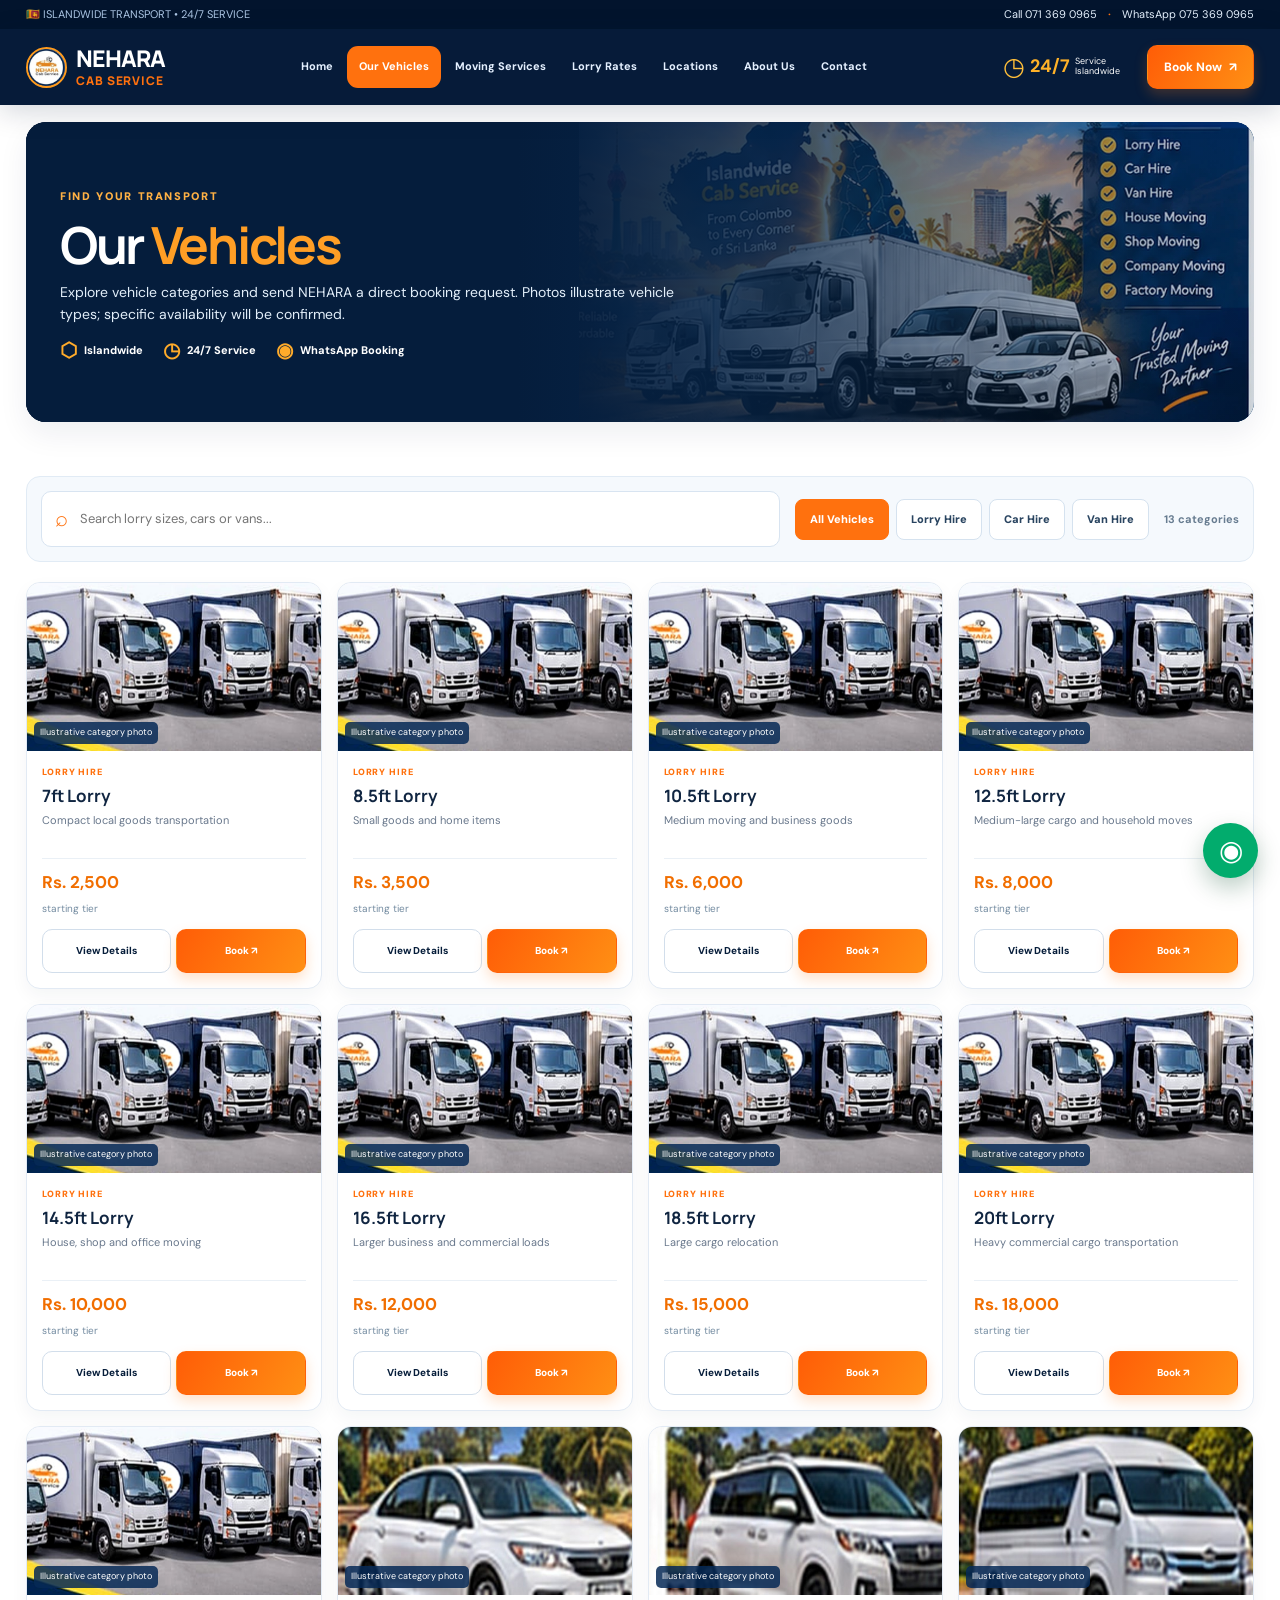
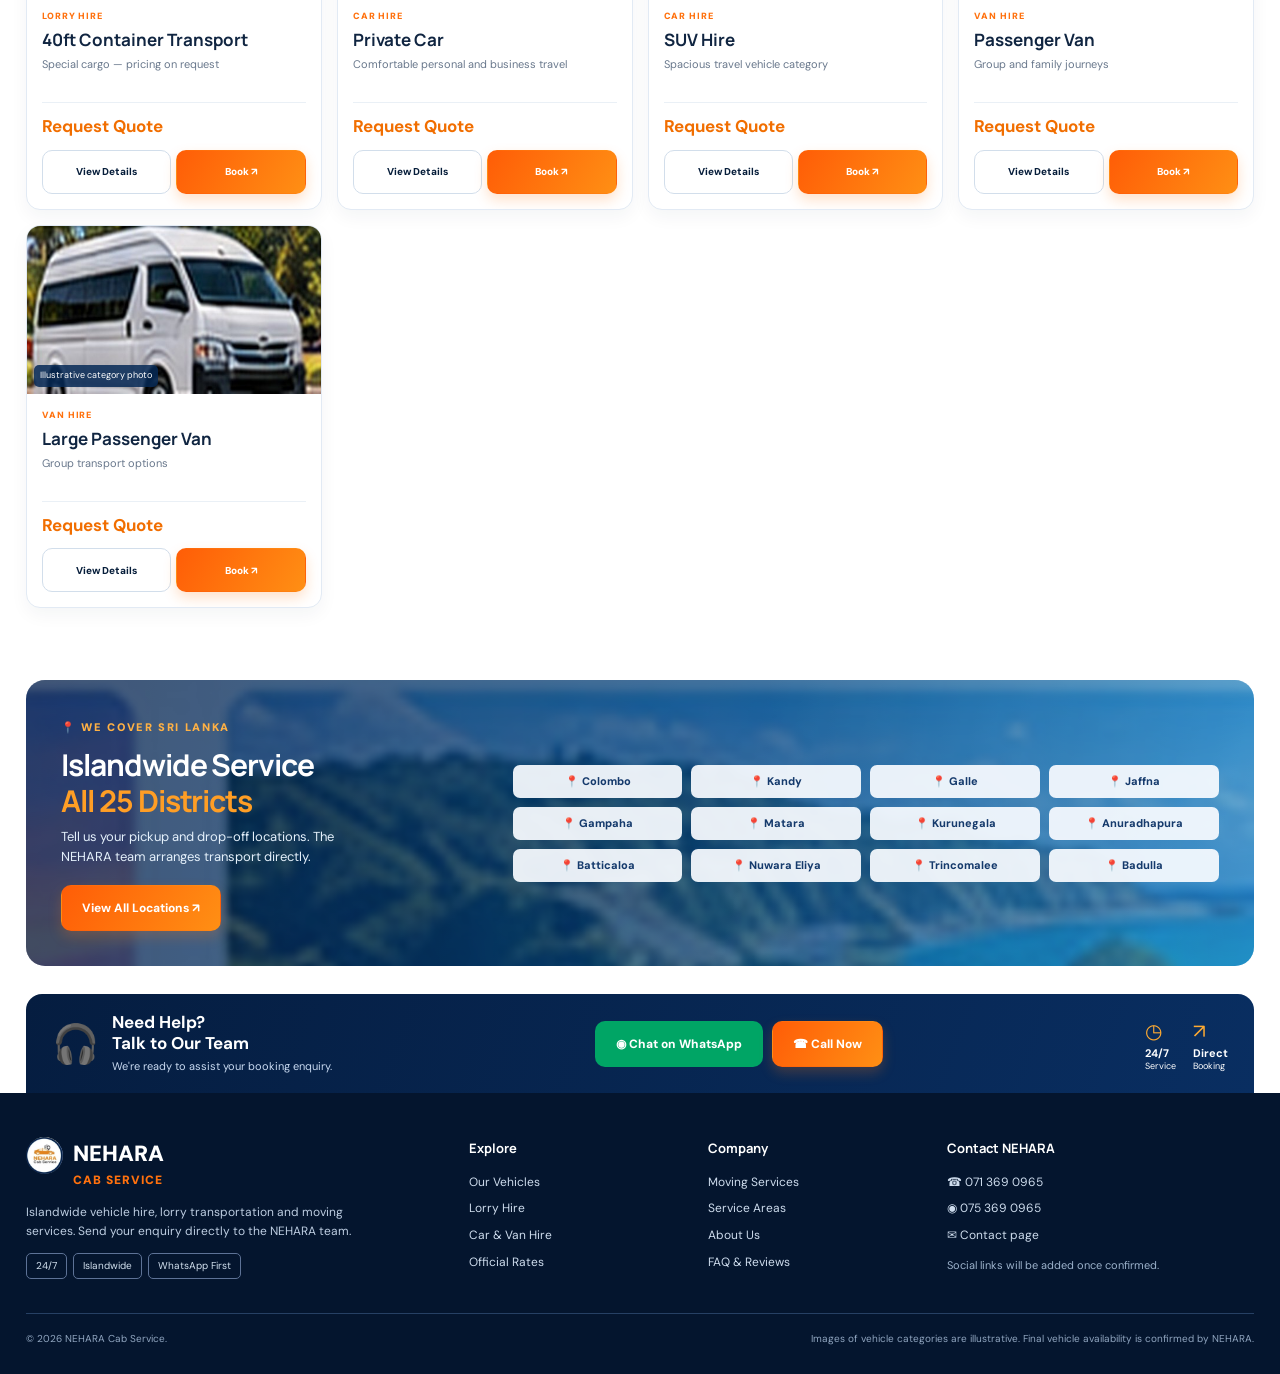
<file: NEHARA_Cab_Service_12_Page_Customer_Review_V1 (1)/vehicles.html>
<!doctype html><html lang="en"><head><meta charset="utf-8"><meta name="viewport" content="width=device-width,initial-scale=1"><meta name="theme-color" content="#061d3a"><meta name="description" content="NEHARA Cab Service — Islandwide lorry, car and van hire, moving services and direct WhatsApp enquiries in Sri Lanka."><title>All Vehicles | NEHARA Cab Service</title><link rel="icon" href="assets/favicon.png"><link rel="stylesheet" href="styles.css"></head><body data-page="vehicles"><div id="app"></div><script src="app.js" defer></script></body></html>
</file>
<file: NEHARA_Cab_Service_12_Page_Customer_Review_V1 (1)/styles.css>
@import url('https://fonts.googleapis.com/css2?family=DM+Sans:wght@400;500;600;700;800&family=Manrope:wght@400;500;600;700;800&display=swap');
:root{--navy:#061d3a;--navy2:#082b57;--blue:#1157b5;--orange:#ff710e;--orange2:#ff941c;--green:#009c61;--text:#102541;--muted:#69788c;--border:#dde7f0;--soft:#f2f7fc;--bg:#fff;--radius:19px;--shadow:0 12px 30px #06234a12}
*{box-sizing:border-box}html{scroll-behavior:smooth}body{margin:0;background:#fff;font:15px/1.55 'DM Sans',Arial,sans-serif;color:var(--text)}a{color:inherit;text-decoration:none}button,input,select,textarea{font:inherit}button{cursor:pointer}img{max-width:100%;display:block}h1,h2,h3,h4,p{margin-top:0}h1,h2,h3,h4{font-family:'Manrope','DM Sans',sans-serif;line-height:1.2}h1{letter-spacing:-.045em}h2{letter-spacing:-.035em}.wrap{width:min(1300px,calc(100% - 52px));margin-inline:auto}.top-strip{background:#02142d;color:#aec8e7;font-size:11px}.strip-content{min-height:29px;display:flex;justify-content:space-between;align-items:center;gap:12px}.top-strip a{color:#e6f2ff}.strip-content b{margin-inline:8px;color:var(--orange)}.site-header{position:sticky;top:0;z-index:30;background:#061b39;box-shadow:0 7px 28px #0519362b}.nav-wrap{display:flex;align-items:center;gap:20px;min-height:76px}.brand{display:flex;align-items:center;gap:9px;color:#fff;flex-shrink:0;font:800 23px/1 'Manrope',sans-serif;letter-spacing:-.04em}.brand-symbol{font-size:35px;line-height:1}.brand small{display:block;color:var(--orange);font-size:12px;letter-spacing:.075em;margin-top:5px}.desktop-links{display:flex;gap:2px;align-items:center;justify-content:center;flex:1}.desktop-links a{font-size:11px;color:#e4f0ff;font-weight:750;white-space:nowrap;padding:12px 12px;border-radius:11px}.desktop-links a:hover,.desktop-links a.active{background:var(--orange);color:#fff}.header-right{display:flex;align-items:center;gap:12px}.small-clock{color:#fff;display:flex;align-items:center;gap:5px}.small-clock>span{font-size:25px;color:#ffbf3a}.small-clock b{font-size:18px;color:#ffb228}.small-clock small{max-width:60px;font-size:9px;line-height:1.1}.button{display:inline-flex;align-items:center;justify-content:center;gap:7px;padding:13px 20px;min-height:44px;border-radius:10px;font-weight:800;font-size:12px;border:1px solid transparent;transition:transform .16s,box-shadow .16s,background .16s;cursor:pointer;text-align:center}.button:hover{transform:translateY(-2px);box-shadow:0 12px 20px #0e274526}.btn-orange{color:#fff;background:linear-gradient(120deg,#ff5d07,#ff8f14);box-shadow:0 6px 13px #ff7b143a}.btn-green{color:#fff;background:#00a565}.btn-outline-light{border-color:#ffb46d;background:#071c3680;color:white}.btn-border{border:1px solid #d2deeb;color:var(--navy);background:#fff}.nav-cta{padding:10px 16px}.mobile-toggle{display:none;border:1px solid #ffffff44;color:#fff;background:#ffffff16;border-radius:9px;padding:8px 12px;font-size:22px}.mobile-nav{display:none}.hero,.page-hero{margin-top:17px;min-height:398px;position:relative;overflow:hidden;border-radius:20px;background:linear-gradient(120deg,#041a36 4%,#063c77 100%);color:#fff;isolation:isolate;box-shadow:var(--shadow)}.hero{display:grid;grid-template-columns:52% 48%}.hero:before,.page-hero:before{position:absolute;content:"";inset:0;z-index:-1;background:radial-gradient(circle at 37% 32%,#19579a44,transparent 43%),linear-gradient(110deg,#041a36 14%,#0b3b68 100%)}.hero-left{padding:32px 16px 30px 34px;position:relative;z-index:2}.hero-kicker,.eyebrow{color:#ffb144;font-size:11px;font-weight:900;letter-spacing:.15em}.hero h1{font-size:clamp(38px,4.1vw,60px);line-height:1.08;margin:14px 0 15px;font-weight:900;max-width:690px}.hero em,.page-hero em,h2 em{font-style:normal;color:#ff9e25}.hero-sub{max-width:540px;font-size:15px;color:#e2ecfc;margin:0 0 22px}.hero-proofs{display:flex;gap:20px;align-items:center;margin:19px 0 26px}.hero-proofs>span{display:flex;align-items:center;gap:7px;color:#ffab2a;font-size:25px;font-weight:700;line-height:1}.hero-proofs small{font-size:11px;color:#fff;font-weight:800;line-height:1.28}.hero-buttons{display:flex;gap:10px;flex-wrap:wrap}.hero-buttons .button{padding:15px 20px}.hero-visual{min-height:398px;position:relative;overflow:hidden}.hero-visual>img{width:100%;height:100%;object-fit:cover;object-position:50% 50%;position:absolute}.hero-visual-overlay{position:absolute;inset:0;background:linear-gradient(90deg,#042047d9 0%,#04204744 26%,transparent 65%),linear-gradient(0deg,#061d3990,transparent 52%)}.map-stamp{position:absolute;right:19px;top:18px;border:1px solid #ffffff45;background:#07244bcc;color:#ffbc36;padding:10px 14px;border-radius:10px;font-size:11px;display:flex;gap:6px;align-items:center}.map-stamp small{color:#fff;font-size:9px}.quick-wrap{position:relative;z-index:3;margin-top:13px}.quick-book{background:#fff;box-shadow:0 10px 29px #061e3d16;padding:16px;display:grid;grid-template-columns:1.05fr 1.13fr 1.13fr .98fr 1.02fr 1.08fr;gap:10px;border:1px solid #e7edf5;border-radius:17px;align-items:stretch}.quick-name{display:flex;flex-direction:column;justify-content:center;gap:4px}.quick-name b{display:block;background:var(--orange);padding:7px 10px;width:max-content;color:#fff;border-radius:8px;font-size:12px}.quick-name small{color:#75849a;font-size:10px}.quick-book label{display:flex;flex-direction:column;gap:2px;border:1px solid #dce6f1;background:#f8fbfe;border-radius:11px;padding:8px 10px;min-width:0}.quick-book label small{font-size:10px;font-weight:850;color:#213c5d}.quick-book input,.quick-book select{background:transparent;border:0;outline:0;color:#526983;font-size:12px;min-width:0;width:100%}.quick-book .button{padding:10px 8px}.section{padding-block:54px}.section-tint{background:linear-gradient(#f5f9fd,#edf5fd)}.section-heading{display:flex;justify-content:space-between;align-items:end;gap:16px;margin-bottom:23px}.section-heading h2{font-size:29px;margin:5px 0 5px}.section-heading p{color:var(--muted);font-size:13px;margin:0;max-width:680px}.mini-link{font-size:12px;font-weight:800;padding:10px 14px;border:1px solid #c9d6e5;border-radius:8px;white-space:nowrap}.mini-link:hover{background:#e9f1fb}.mini-link span{color:var(--orange)}.service-grid{display:grid;grid-template-columns:repeat(4,minmax(0,1fr));gap:14px}.service-card{min-height:238px;border-radius:15px;position:relative;isolation:isolate;overflow:hidden;background:linear-gradient(140deg,#dbedfb,#9fc4ee);border:1px solid #d2e7fc;box-shadow:0 7px 17px #17426812}.service-card.service-1,.service-card.service-3{background:linear-gradient(140deg,#fff0dc,#ffbd7e)}.service-card>img{width:100%;height:140px;position:absolute;bottom:0;left:0;object-fit:cover;object-position:center 45%;z-index:-1;mask-image:linear-gradient(0deg,#000 45%,transparent 100%)}.service-text{padding:19px 17px;position:relative;z-index:1}.service-icon{display:flex;align-items:center;justify-content:center;background:#ffffffcc;width:42px;height:42px;border-radius:50%;font-size:24px;margin-bottom:9px}.service-card h3{font-size:18px;letter-spacing:-.035em;margin:0 0 3px;color:#051e3f}.service-card p{margin:0;max-width:180px;color:#173654;font-size:11px;font-weight:650;line-height:1.35}.round-arrow{position:absolute;right:12px;bottom:12px;z-index:2;background:var(--orange);border-radius:50%;color:white;display:flex;align-items:center;justify-content:center;width:39px;height:39px;font-size:25px;box-shadow:0 4px 12px #dd5f2044}.trust-strip{margin-top:15px;padding:14px 12px;border-radius:13px;background:#f1f7fc;display:flex;justify-content:space-between;gap:10px}.trust-item{display:flex;align-items:center;gap:8px;min-width:0;flex:1}.trust-item:not(:last-child){border-right:1px solid #d6e5f0}.trust-item>span{color:var(--orange);font-size:25px}.trust-item b,.trust-item small{display:block}.trust-item b{font-size:10px;line-height:1.25}.trust-item small{color:#6f8193;font-size:9px}.rates-grid{display:grid;grid-template-columns:repeat(6,minmax(0,1fr));gap:13px}.rate-card{min-width:0;text-align:center;background:#fff;box-shadow:0 5px 15px #0c2c5110;border:1px solid #e4ebf3;border-radius:14px;padding:10px 10px 13px;display:flex;flex-direction:column;gap:4px;align-items:stretch;transition:transform .2s}.rate-card:hover{transform:translateY(-4px)}.rate-graphic{height:100px;overflow:hidden;background:#f7faff;border-radius:9px}.rate-graphic img{width:100%;height:100%;object-fit:cover;object-position:45% 60%}.rate-card h3{margin:5px 0 0;font-size:15px}.rate-card strong{color:#fff;background:var(--orange);padding:7px 5px;border-radius:8px;line-height:1.2;font-size:14px}.rate-card small,.rate-from{font-size:10px;color:#76869b}.rate-arrow{font-size:10px;font-weight:900;color:var(--navy)}.section-footnote{color:#728298;font-size:11px;margin:12px 0 0}.coverage-banner{border-radius:19px;overflow:hidden;background:linear-gradient(102deg,#06214b 0%,#064782 57%,#2c89c3 100%);color:#fff;display:grid;grid-template-columns:39% 61%;padding:35px;margin-top:18px;position:relative;isolation:isolate}.coverage-banner:before{content:"";position:absolute;inset:0;background:url('assets/service-3.jpg') center/cover;opacity:.24;z-index:-1}.coverage-copy h2{font-size:30px;margin:8px 0}.coverage-copy p{font-size:13px;color:#e4f0fb;max-width:320px}.coverage-copy .button{margin-top:5px}.place-cloud{display:grid;grid-template-columns:repeat(4,1fr);gap:9px;align-content:center}.place-cloud span{background:#f8fbffed;color:#153a6c;padding:8px 6px;border-radius:7px;text-align:center;font-size:11px;font-weight:800}.review-highlight{background:#f5faff;border:1px solid #e2ecf6;border-radius:15px;padding:22px;display:flex;align-items:center;gap:18px}.review-highlight>span{font-size:43px;color:#ffab12}.review-highlight>div{flex:1}.review-highlight h2{font-size:20px;margin:0 0 5px}.review-highlight p{font-size:12px;color:var(--muted);margin:0}.helpbar{background:linear-gradient(110deg,#051d40,#092e61);color:#fff;border-radius:16px 16px 0 0;display:flex;align-items:center;justify-content:space-between;gap:20px;padding:18px 26px;margin-top:28px}.help-left{display:flex;align-items:center;gap:13px}.agent-icon{font-size:38px;line-height:1}.help-left b{display:block;font-size:17px;line-height:1.2}.help-left small{display:block;color:#c9daf1;font-size:11px;margin-top:5px}.help-actions{display:flex;gap:9px}.help-tail{display:flex;gap:17px;color:#ffab32}.help-tail>span{font-size:20px}.help-tail b,.help-tail small{display:block;color:#fff;font-size:11px;line-height:1.2}.help-tail small{font-size:9px}.footer{background:#04152e;color:#d3e1ef;padding:44px 0 28px}.footer-top{display:grid;grid-template-columns:2fr 1fr 1fr 1.5fr;gap:34px}.footer-brand{font-size:22px;font-weight:900;color:#fff}.footer-brand span{color:var(--orange);display:block;font-size:12px;letter-spacing:.08em}.footer-about p{font-size:12px;max-width:340px;color:#bdcde1;margin:13px 0}.footer-tags{display:flex;gap:6px;flex-wrap:wrap}.footer-tags span{font-size:10px;border:1px solid #5d7296;border-radius:5px;padding:4px 9px}.footer h4{color:#fff;font-size:13px;margin:4px 0 12px}.footer-top>div>a{display:block;font-size:12px;padding:4px 0;color:#cedced}.footer-top>div>a:hover{color:var(--orange)}.subdued{display:block;color:#9cb2cb;font-size:11px;margin-top:8px}.footer-bottom{margin-top:34px;border-top:1px solid #264064;padding-top:17px;display:flex;justify-content:space-between;gap:15px;color:#91a6c0;font-size:10px}.wa-float{position:fixed;right:22px;bottom:22px;z-index:20;background:#02ac6d;color:white;font-size:28px;width:55px;height:55px;display:grid;place-items:center;border-radius:50%;box-shadow:0 10px 23px #00472744}.mobile-bottom{display:none}.page-hero{display:flex;align-items:center;min-height:300px}.page-hero-text{padding:34px 34px;max-width:62%;position:relative;z-index:3}.page-hero h1{font-size:clamp(35px,4vw,55px);margin:10px 0;line-height:1.08}.page-hero p{max-width:630px;color:#e3effa;font-size:14px}.page-hero>img{position:absolute;right:0;top:0;width:55%;height:100%;object-fit:cover;object-position:center}.page-hero:after{content:"";position:absolute;inset:0;background:linear-gradient(90deg,#051d3c 40%,#062345e0 56%,#031d3e2d 100%);pointer-events:none}.page-hero-text{z-index:1}.page-hero .hero-proofs{margin:15px 0 0}.page-hero .hero-proofs>span{font-size:20px}.page-hero .hero-proofs small{font-size:11px}.filter-panel{display:flex;align-items:center;gap:15px;margin-bottom:20px;background:#f5f9fd;border:1px solid #e1ebf5;padding:14px;border-radius:14px}.search-field{display:flex;align-items:center;gap:10px;flex:1;background:white;border:1px solid #d8e4f1;border-radius:10px;padding:10px 13px;min-width:180px;color:var(--orange);font-size:22px}.search-field input{border:0;outline:0;width:100%;min-width:0;font-size:13px}.filter-buttons{display:flex;gap:7px;flex-wrap:wrap}.filter-btn{border:1px solid #d5e2ef;background:#fff;color:#294460;padding:11px 14px;border-radius:8px;font-weight:850;font-size:11px}.filter-btn.active{background:var(--orange);color:#fff;border-color:var(--orange)}.result-label{color:#677c90;font-size:11px;font-weight:700}.fleet-grid{display:grid;grid-template-columns:repeat(4,minmax(0,1fr));gap:15px}.fleet-card{min-width:0;border:1px solid #e2eaf4;background:#fff;overflow:hidden;border-radius:14px;box-shadow:0 7px 18px #0320440c}.fleet-card[hidden]{display:none}.fleet-img{height:168px;background:#f0f5f9;display:block;position:relative;overflow:hidden}.fleet-img img{width:100%;height:100%;object-fit:cover}.photo-note{position:absolute;bottom:7px;left:7px;border-radius:5px;background:#072a56d9;color:#fff;padding:4px 6px;font-size:9px}.fleet-body{padding:15px}.fleet-kind{font-size:9px;letter-spacing:.1em;font-weight:900;color:var(--orange);text-transform:uppercase}.fleet-card h3{margin:6px 0;font-size:17px}.fleet-card p{font-size:11px;color:var(--muted);min-height:34px;margin-bottom:12px}.fleet-bottom{border-top:1px solid #eaf0f6;padding-top:10px;margin-bottom:10px}.fleet-bottom strong{display:block;color:#f16e00;font-size:17px}.fleet-bottom small{font-size:10px;color:#738ba0}.fleet-actions{display:flex;gap:5px}.fleet-actions .button{padding:9px 5px;min-width:0;flex:1;font-size:10px}.empty{padding:35px;text-align:center;background:#f5f9fd;border-radius:12px;color:#637991}.detail-top{padding-top:27px}.breadcrumb{font-size:12px;font-weight:750;color:#466a92;display:inline-block;margin-bottom:22px}.detail-layout{display:grid;grid-template-columns:1.13fr 1fr;gap:32px}.detail-main{height:430px;border-radius:15px;overflow:hidden;background:#ecf4fc}.detail-main img{width:100%;height:100%;object-fit:cover}.detail-thumbnails{display:flex;gap:8px;margin-top:10px}.detail-thumb{border:2px solid #d5e6f4;border-radius:9px;overflow:hidden;width:110px;height:75px;padding:0;background:#fff}.detail-thumb img{width:100%;height:100%;object-fit:cover}.image-disclaimer{font-size:11px;color:var(--muted);display:block;margin-top:10px}.detail-information{padding:10px 0}.detail-information h1{font-size:44px;margin:9px 0}.detail-information>p{color:var(--muted);font-size:14px}.detail-price{font-size:15px;border-block:1px solid #e6edf4;padding:17px 0;margin:19px 0}.detail-price b{color:var(--orange);font-size:30px;display:block}.detail-price small{color:#7a8ca1;font-size:10px}.feature-pills{display:grid;grid-template-columns:repeat(2,1fr);gap:7px;margin:0 0 17px}.feature-pills span{background:#f0f7fd;border-radius:7px;padding:10px;font-size:11px;font-weight:800;color:#255180}.full-btn{width:100%;margin-top:9px}.note-box{background:#eff7ff;border-radius:12px;padding:16px;margin-top:18px}.note-box p{font-size:12px;color:#64798c;margin:4px 0 0}.compact-fleet .fleet-card:nth-child(n+5){display:none}.simple-tiles{display:grid;grid-template-columns:repeat(4,1fr);gap:12px}.simple-tile{display:flex;flex-direction:column;gap:10px;background:#fff;border:1px solid #e0e9f2;border-radius:13px;padding:22px}.simple-tile>span{font-size:38px;color:var(--orange)}.simple-tile strong{font-size:15px}.simple-tile small{font-size:11px;color:#657c93}.move-grid{display:grid;grid-template-columns:repeat(4,1fr);gap:15px}.move-card{background:#fff;border-radius:14px;overflow:hidden;border:1px solid #dae7f1;box-shadow:var(--shadow)}.move-card img{height:170px;width:100%;object-fit:cover}.move-card>div{padding:16px}.move-card h3{font-size:18px;margin:0 0 7px}.move-card p{font-size:12px;color:var(--muted);min-height:56px}.move-card .button{width:100%}.labour-panel{background:#fff4e5;display:flex;align-items:center;gap:20px;border:1px solid #ffe0b6;border-radius:15px;padding:24px}.labour-panel>span{font-size:52px;color:var(--orange)}.labour-panel>div{flex:1}.labour-panel h2{font-size:25px;margin:0 0 6px}.labour-panel p{font-size:13px;color:#6e6c65;margin:0}.rate-table-scroll{max-width:100%;overflow-x:auto;border:1px solid #e0e9f2;border-radius:12px}.rate-table{width:100%;border-collapse:collapse;font-size:12px;min-width:870px}.rate-table thead{background:#05284f;color:#fff}.rate-table th,.rate-table td{padding:13px 10px;text-align:center;border-bottom:1px solid #e0e9f2}.rate-table tbody tr:nth-child(even){background:#f3f8fd}.rate-table tbody th{color:#fa750c;text-align:left}.rate-notes{display:flex;gap:18px;align-items:center;justify-content:space-between;background:#fff4e6;border-radius:10px;margin-top:14px;padding:13px 17px}.rate-notes p{font-size:12px;color:#705733;margin:0;max-width:900px}.rate-notes a{white-space:nowrap}.calc-wrap{display:grid;grid-template-columns:1fr 0.85fr;gap:28px;align-items:stretch}.calc-wrap h2{font-size:33px;margin:8px 0}.calc-wrap p{color:var(--muted);font-size:13px}.calc-fields{display:grid;grid-template-columns:repeat(2,1fr);gap:10px;margin:21px 0}.calc-fields label{font-size:12px;font-weight:800}.calc-fields input,.calc-fields select{display:block;width:100%;margin-top:6px;border:1px solid #cedceb;padding:12px 13px;border-radius:9px;background:#fff}.calc-result{display:flex;flex-direction:column;gap:4px;padding:18px;background:#fff;border:1px solid #dfeaf4;border-radius:12px;margin-bottom:13px}.calc-result strong{font-size:31px;color:var(--orange)}.calc-result small{font-size:11px;color:#61768c}.calc-image{position:relative;overflow:hidden;border-radius:15px}.calc-image img{width:100%;height:100%;min-height:350px;object-fit:cover}.calc-callout{position:absolute;bottom:15px;left:15px;background:#04294be8;color:#fff;border-radius:10px;padding:13px;font-size:12px}.calc-callout strong{display:block;font-size:18px;color:#ffb335}.province-grid{display:grid;grid-template-columns:repeat(3,1fr);gap:13px}.province-card{background:#fff;border:1px solid #dde8f2;border-radius:12px;padding:20px}.province-card h3{font-size:18px;margin:0 0 14px}.province-card>div{display:flex;gap:7px;flex-wrap:wrap}.province-card a{padding:7px 10px;background:#f0f6fc;border-radius:7px;font-size:11px;font-weight:800;color:#265386}.province-card a:hover{background:#e4edff}.about-layout{display:grid;grid-template-columns:1fr .9fr;gap:36px;align-items:center}.about-layout>div>p{color:var(--muted);font-size:14px}.about-layout>img{width:100%;border-radius:18px;max-height:390px;object-fit:cover}.booking-layout{display:grid;grid-template-columns:1.65fr .8fr;gap:24px;align-items:start}.booking-form{background:#fff;border-radius:16px;border:1px solid #e1e9f2;box-shadow:var(--shadow);padding:26px}.form-title{display:flex;align-items:center;gap:11px;border-bottom:1px solid #e4edf6;padding-bottom:16px;margin-bottom:20px}.form-title span{background:var(--orange);color:#fff;font-size:20px;font-weight:900;border-radius:50%;width:40px;height:40px;display:grid;place-items:center}.form-title h2{font-size:25px;margin:0}.form-title p{font-size:11px;color:var(--muted);margin:4px 0 0}.form-grid{display:grid;grid-template-columns:repeat(2,1fr);gap:14px}.booking-form label{display:block;font-size:12px;font-weight:800;margin:0 0 12px}.booking-form input,.booking-form select,.booking-form textarea{width:100%;display:block;background:#f8fbff;border:1px solid #d6e3ef;border-radius:9px;outline:0;padding:12px 13px;margin-top:6px;color:#173a60;font-size:13px}.booking-form :is(input,select,textarea):focus{border-color:#ff9017;box-shadow:0 0 0 3px #ff941c22}.form-grid label{margin:0}.span2{grid-column:span 2}.booking-consent{font-size:11px;color:#617990;background:#f0f6fc;border-radius:9px;padding:12px;margin-top:15px}.booking-aside .aside-panel{background:#f2f8fd;border:1px solid #dce8f4;border-radius:16px;padding:22px}.booking-aside h3{font-size:20px}.step{display:flex;align-items:center;gap:11px;margin:21px 0}.step>span{background:var(--orange);color:white;width:32px;height:32px;display:grid;place-items:center;border-radius:50%;font-weight:900;flex-shrink:0}.step b,.step small{display:block}.step b{font-size:13px}.step small{font-size:11px;color:var(--muted)}.aside-photo{position:relative;margin-top:14px;overflow:hidden;border-radius:16px;background:var(--navy)}.aside-photo img{height:230px;object-fit:cover;width:100%;opacity:.8}.aside-photo>div{position:absolute;bottom:0;left:0;right:0;padding:15px;color:#fff;background:linear-gradient(transparent,#041a37)}.aside-photo b,.aside-photo a{display:block}.aside-photo a{font-size:12px;font-weight:800;color:#ffb23a;margin-top:5px}.form-feedback{font-size:11px;color:var(--green);margin-top:9px}.review-empty{text-align:center;padding:45px 20px;border-radius:16px;background:linear-gradient(120deg,#eff7ff,#f7fbff);margin-bottom:43px}.review-empty span{font-size:28px;color:#ff9612}.review-empty h2{font-size:25px;margin:10px 0}.review-empty p{color:var(--muted);max-width:570px;margin:0 auto 17px;font-size:13px}.faq-list{display:grid;gap:9px;max-width:950px;margin:auto}.faq-list details{border:1px solid #dae6f1;border-radius:11px;padding:16px 18px;background:#fff}.faq-list summary{cursor:pointer;list-style:none;display:flex;justify-content:space-between;gap:15px;font-weight:850;font-size:13px}.faq-list summary::-webkit-details-marker{display:none}.faq-list summary span{color:var(--orange);font-size:23px;line-height:1}.faq-list details p{margin:13px 0 0;color:#657a90;font-size:12px}.contact-grid{display:grid;grid-template-columns:1fr 1fr;gap:25px}.contact-cards{display:grid;grid-template-columns:repeat(2,1fr);gap:12px;align-content:start}.contact-card{background:#f2f8fe;border:1px solid #dfeaf4;border-radius:14px;padding:22px}.contact-card span{font-size:30px;color:var(--orange)}.contact-card small,.contact-card strong{display:block}.contact-card small{font-size:12px;font-weight:800;color:#687f99}.contact-card strong{font-size:19px;margin:5px 0}.contact-card p{font-size:12px;color:var(--muted);margin:0}
@media (max-width:1160px){.desktop-links a{padding:11px 8px;font-size:10px}.nav-wrap{gap:12px}.brand{font-size:19px}.quick-book{grid-template-columns:repeat(3,1fr)}.quick-name{grid-column:1/2}.rates-grid{grid-template-columns:repeat(3,1fr)}.service-grid{grid-template-columns:repeat(2,1fr)}.fleet-grid{grid-template-columns:repeat(3,1fr)}.move-grid{grid-template-columns:repeat(2,1fr)}}
@media (max-width:850px){.top-strip{display:none}.wrap{width:min(100% - 26px,700px)}.nav-wrap{min-height:65px}.desktop-links,.small-clock,.nav-cta{display:none}.header-right{margin-left:auto}.mobile-toggle{display:inline-flex}.mobile-nav{display:none;background:#09264d;padding:7px 14px 15px;box-shadow:0 10px 20px #04122d55}.mobile-nav.open{display:grid;grid-template-columns:repeat(2,1fr);gap:4px}.mobile-nav a{color:white;padding:10px 12px;font-size:12px;background:#14365e;border-radius:7px}.hero{grid-template-columns:1fr;min-height:0}.hero-left{padding:28px 24px 10px}.hero h1{font-size:39px}.hero-visual{min-height:200px}.hero-visual>img{object-position:55% 49%}.hero-proofs{gap:12px;margin:14px 0 18px}.hero-proofs small{font-size:10px}.hero-proofs>span{font-size:22px}.hero-sub{font-size:13px}.map-stamp{right:15px;top:14px}.quick-book{grid-template-columns:repeat(2,1fr)}.quick-name{grid-column:span 2}.quick-book .button{grid-column:span 2}.service-grid{grid-template-columns:repeat(2,1fr)}.trust-strip{flex-wrap:wrap}.trust-item{min-width:30%;border-right:0!important}.rates-grid{grid-template-columns:repeat(3,1fr)}.coverage-banner{grid-template-columns:1fr;gap:24px}.place-cloud{grid-template-columns:repeat(3,1fr)}.helpbar{flex-wrap:wrap}.help-tail{display:none}.footer-top{grid-template-columns:repeat(2,1fr)}.page-hero{min-height:270px}.page-hero-text{max-width:80%}.page-hero h1{font-size:38px}.page-hero>img{width:60%}.page-hero:after{background:linear-gradient(90deg,#051d3c 25%,#062345cc 70%,#031d3e66 100%)}.fleet-grid{grid-template-columns:repeat(2,1fr)}.filter-panel{flex-wrap:wrap}.search-field{width:100%;flex:auto}.detail-layout{grid-template-columns:1fr}.detail-main{height:330px}.province-grid{grid-template-columns:repeat(2,1fr)}.booking-layout{grid-template-columns:1fr}.contact-grid{grid-template-columns:1fr}.calc-wrap{grid-template-columns:1fr}.calc-image{display:none}.about-layout{grid-template-columns:1fr}.about-layout>img{max-height:240px}.wa-float{bottom:87px}}
@media (max-width:560px){body{font-size:13px;padding-bottom:64px}.wrap{width:calc(100% - 22px)}.brand{font-size:18px}.brand-symbol{font-size:30px}.brand small{font-size:10px}.nav-wrap{min-height:62px}.hero,.page-hero{margin-top:10px;border-radius:14px}.hero-left{padding:23px 17px 11px}.hero h1{font-size:clamp(32px,9vw,43px);max-width:350px}.hero-kicker{font-size:9px}.hero-sub{font-size:12px}.hero-proofs{gap:10px}.hero-proofs>span{font-size:19px}.hero-proofs small{font-size:9px}.hero-buttons .button{padding:10px 12px;font-size:11px}.hero-visual{min-height:174px}.map-stamp{font-size:9px;padding:7px}.map-stamp small{font-size:8px}.quick-wrap{margin-top:9px}.quick-book{padding:12px;gap:8px}.quick-book label{padding:8px}.quick-book label small{font-size:9px}.quick-book input,.quick-book select{font-size:11px}.section{padding-block:31px}.section-heading{margin-bottom:14px}.section-heading h2{font-size:22px}.section-heading p{font-size:11px}.section-heading .mini-link{font-size:10px;padding:7px 10px}.eyebrow{font-size:9px}.service-grid{gap:9px}.service-card{min-height:186px}.service-card>img{height:102px}.service-text{padding:11px}.service-icon{font-size:17px;width:31px;height:31px;margin-bottom:5px}.service-card h3{font-size:14px}.service-card p{font-size:9px;max-width:120px}.round-arrow{width:30px;height:30px;font-size:18px;right:7px;bottom:7px}.trust-strip{gap:10px;padding:12px}.trust-item{min-width:43%;gap:6px}.trust-item>span{font-size:20px}.trust-item b{font-size:9px}.trust-item small{font-size:8px}.rates-grid{display:flex;gap:9px;overflow-x:auto;scroll-snap-type:x mandatory;padding-bottom:12px}.rate-card{min-width:140px;flex-shrink:0;scroll-snap-align:start}.rate-graphic{height:94px}.rate-card h3{font-size:13px}.coverage-banner{padding:20px;border-radius:14px}.coverage-copy h2{font-size:25px}.coverage-copy p{font-size:11px}.place-cloud{grid-template-columns:repeat(3,1fr);gap:5px}.place-cloud span{font-size:9px;padding:7px 4px}.review-highlight{flex-wrap:wrap}.review-highlight>span{font-size:25px}.review-highlight h2{font-size:17px}.review-highlight p{font-size:11px}.helpbar{margin-top:23px;padding:16px;border-radius:12px 12px 0 0;gap:13px}.agent-icon{font-size:27px}.help-left b{font-size:14px}.help-actions{width:100%}.help-actions .button{flex:1;font-size:11px;padding:9px 7px}.footer{padding:28px 0}.footer-top{gap:22px}.footer-brand{font-size:18px}.footer-top>div>a{font-size:11px}.footer-about p{font-size:11px}.footer-bottom{flex-direction:column;gap:6px;font-size:9px;margin-top:20px}.mobile-bottom{display:grid;grid-template-columns:repeat(4,1fr);position:fixed;bottom:0;left:0;right:0;z-index:26;background:#061c3a;color:#fff;height:64px;padding:6px 5px 9px;box-shadow:0 -5px 25px #061e3b33}.mobile-bottom a{display:flex;flex-direction:column;align-items:center;justify-content:center;font-size:21px;line-height:1.2;border-radius:9px}.mobile-bottom a.on{background:var(--orange)}.mobile-bottom a small{font-size:10px}.wa-float{right:14px;bottom:78px;width:47px;height:47px;font-size:23px}.page-hero{min-height:246px}.page-hero-text{padding:19px 15px;max-width:92%}.page-hero h1{font-size:30px;max-width:300px}.page-hero p{font-size:11px;max-width:290px}.page-hero>img{width:70%}.page-hero:after{background:linear-gradient(90deg,#051d3c 29%,#062345d9 61%,#031d3e66 100%)}.page-hero .hero-proofs{gap:10px}.page-hero .hero-proofs small{font-size:9px}.filter-panel{padding:10px;gap:9px}.filter-btn{font-size:10px;padding:8px 10px}.filter-buttons{gap:4px}.fleet-grid{grid-template-columns:repeat(2,1fr);gap:9px}.fleet-img{height:115px}.fleet-body{padding:11px}.fleet-card h3{font-size:14px}.fleet-card p{font-size:10px;min-height:40px}.fleet-bottom strong{font-size:13px}.fleet-actions{flex-wrap:wrap}.fleet-actions .button{font-size:9px;padding:7px 3px}.photo-note{font-size:7px}.detail-main{height:255px}.detail-information h1{font-size:32px}.detail-gallery .detail-thumb{width:25%;height:58px}.simple-tiles{grid-template-columns:repeat(2,1fr);gap:9px}.simple-tile{padding:13px}.simple-tile>span{font-size:28px}.move-grid{grid-template-columns:repeat(2,1fr);gap:9px}.move-card img{height:105px}.move-card>div{padding:10px}.move-card h3{font-size:14px}.move-card p{font-size:10px;min-height:70px}.move-card .button{padding:8px 5px;font-size:9px}.labour-panel{flex-wrap:wrap;gap:10px;padding:15px}.labour-panel>span{font-size:28px}.labour-panel h2{font-size:21px}.labour-panel p{font-size:11px}.rate-notes{flex-wrap:wrap}.rate-notes p{font-size:11px}.calc-wrap h2{font-size:25px}.calc-fields{gap:8px}.province-grid{grid-template-columns:1fr}.form-grid{grid-template-columns:1fr}.span2{grid-column:span 1}.booking-form{padding:17px}.booking-form label{font-size:11px}.booking-form input,.booking-form select,.booking-form textarea{font-size:12px}.booking-aside .aside-panel{padding:17px}.contact-cards{gap:9px}.contact-card{padding:15px}.contact-card strong{font-size:14px;overflow-wrap:anywhere}.contact-card p{font-size:10px}.review-empty h2{font-size:21px}}
@media (prefers-reduced-motion:reduce){*,*:before,*:after{scroll-behavior:auto!important;transition:none!important;animation:none!important}}

.brand-logo{width:41px;height:41px;object-fit:cover;border-radius:50%;border:2px solid #ff9b1d;background:#fff;flex-shrink:0}.footer-brand .footer-logo{width:37px;height:37px;object-fit:cover;border-radius:50%;float:left;margin:0 10px 0 0;background:#fff}@media(max-width:560px){.brand-logo{width:37px;height:37px}}
</file>
